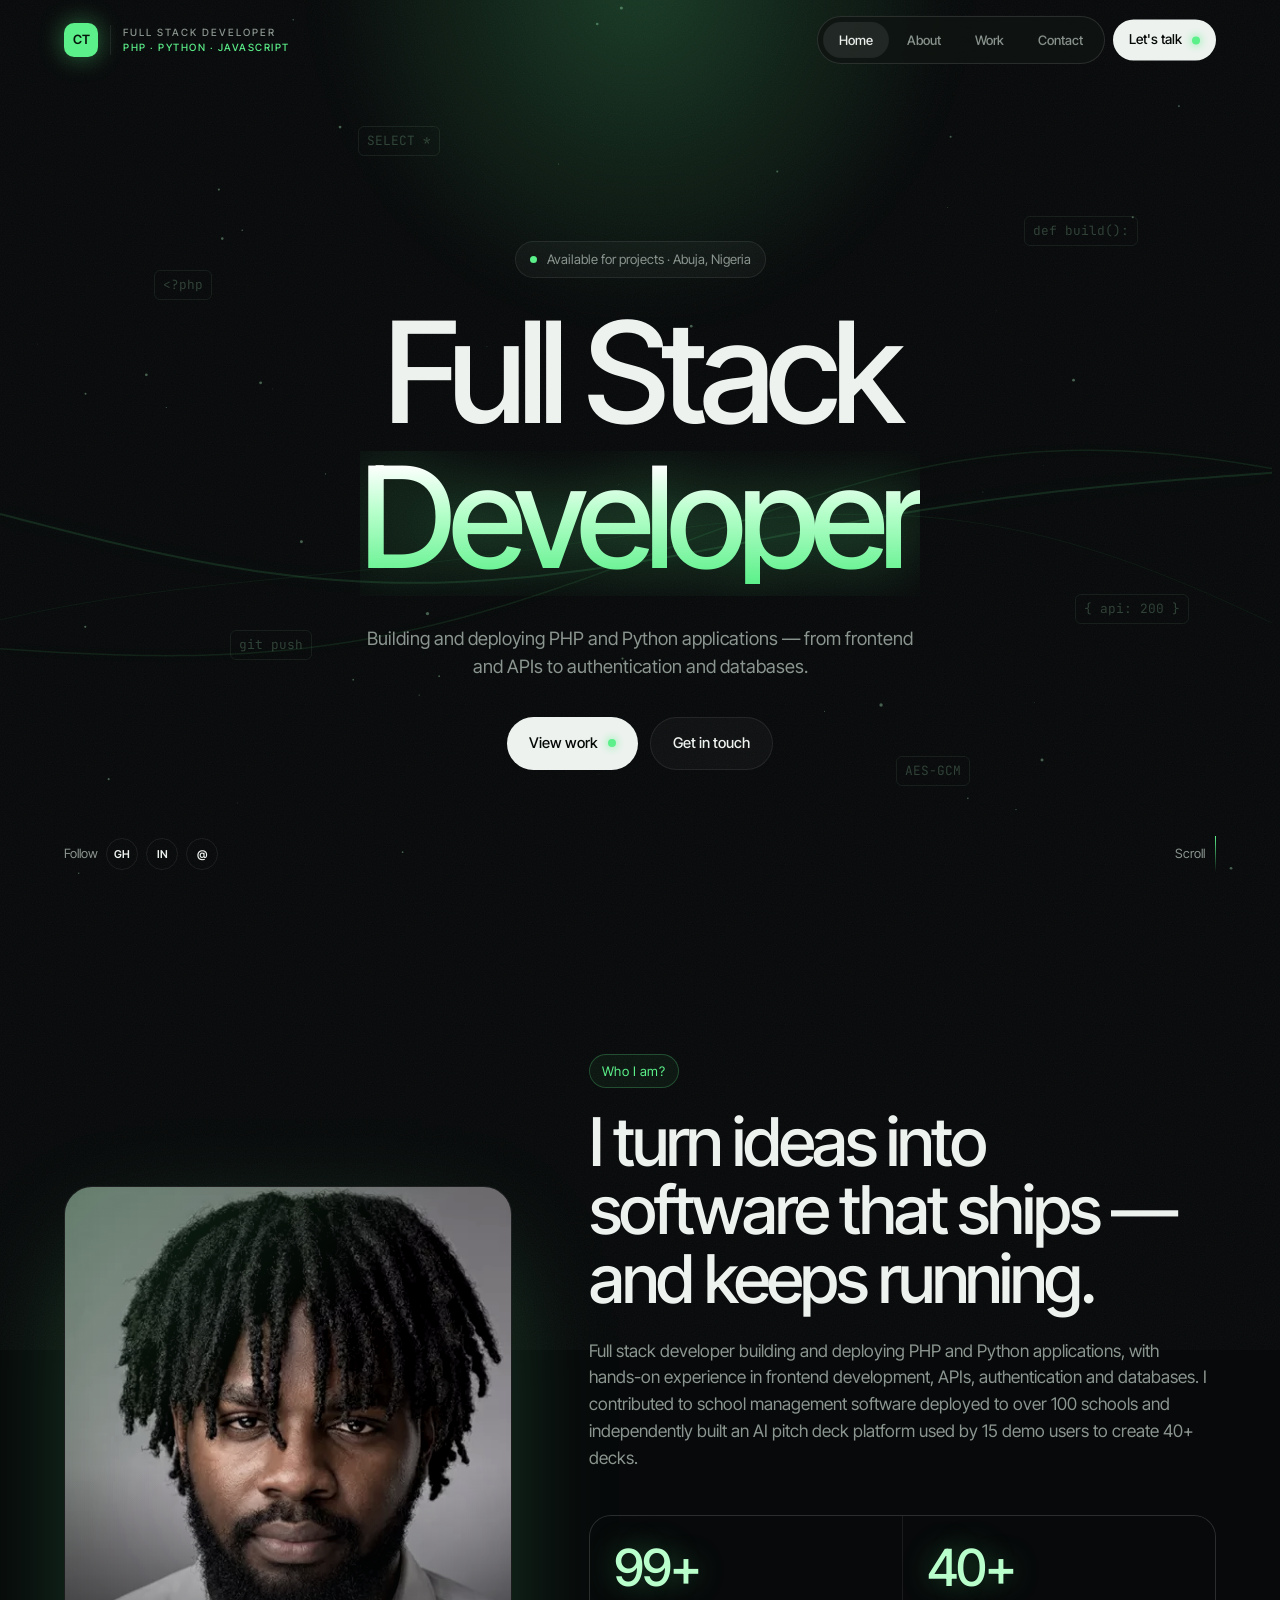
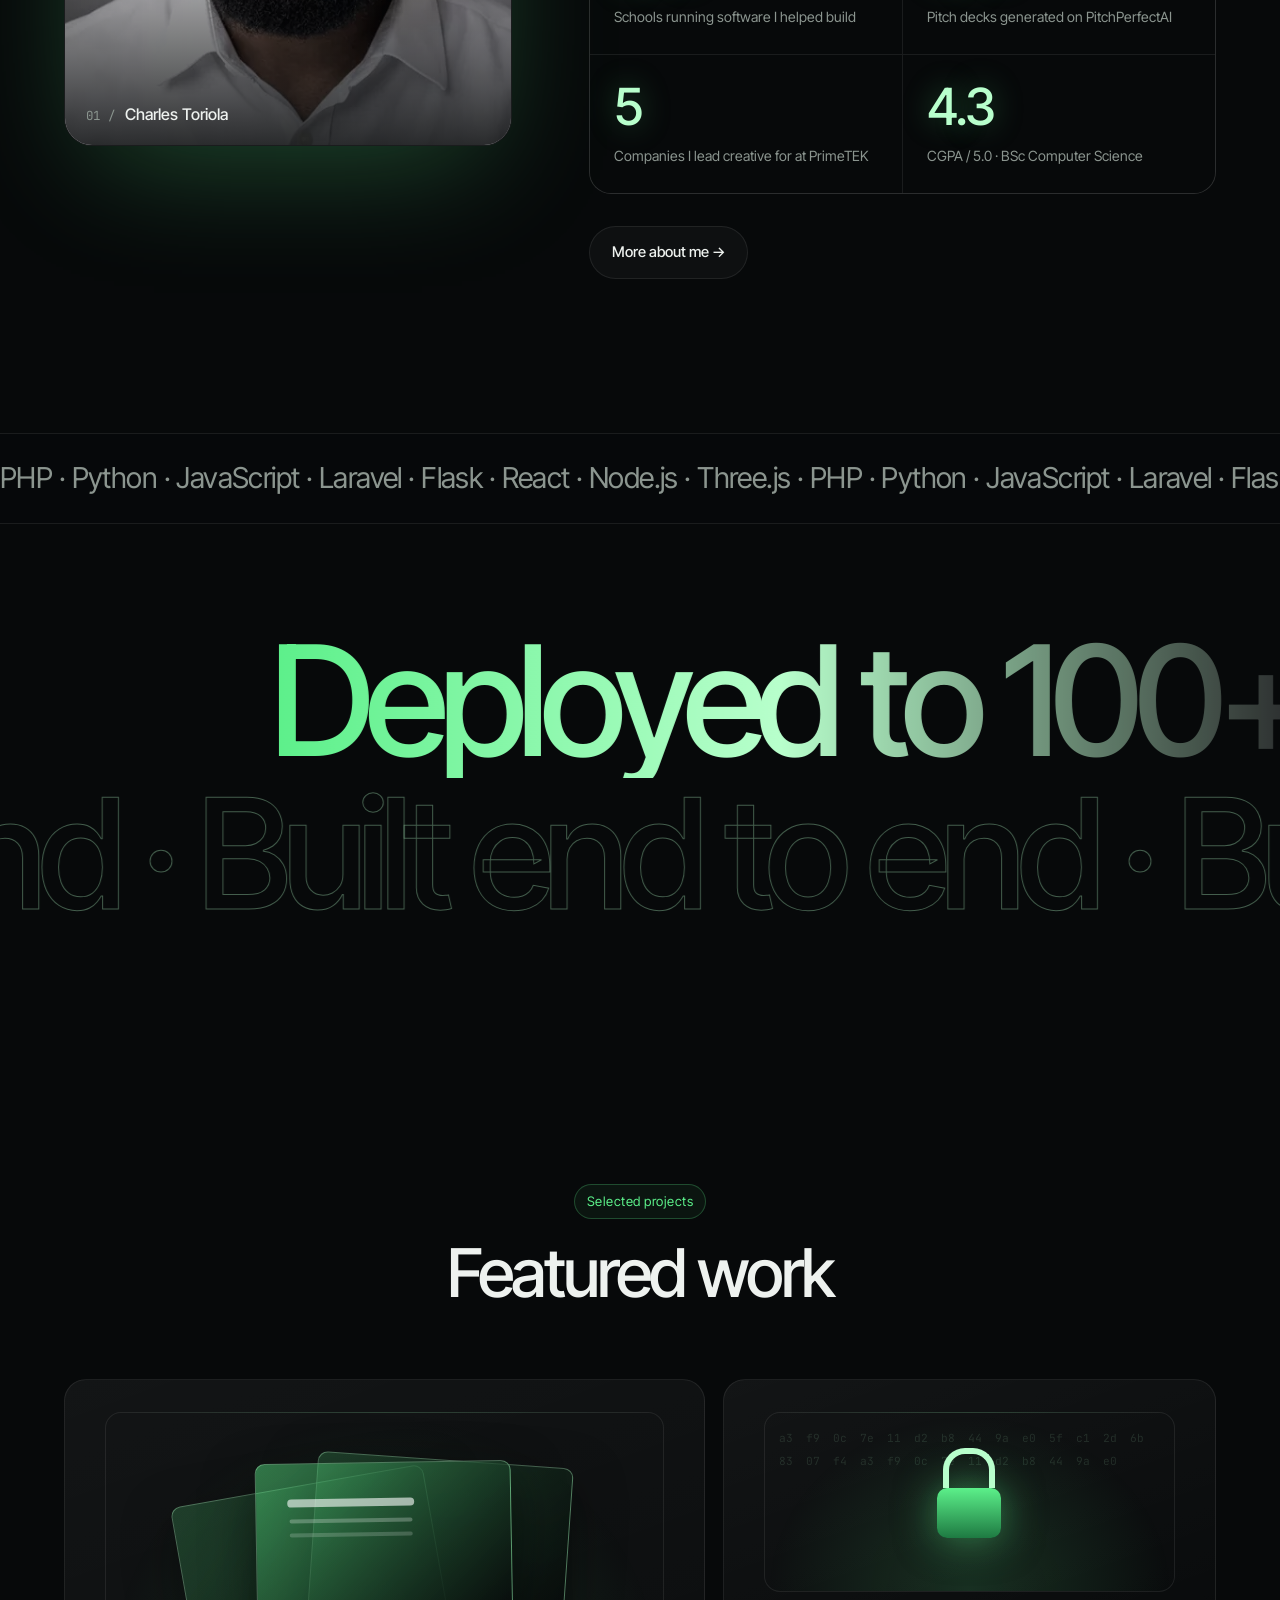
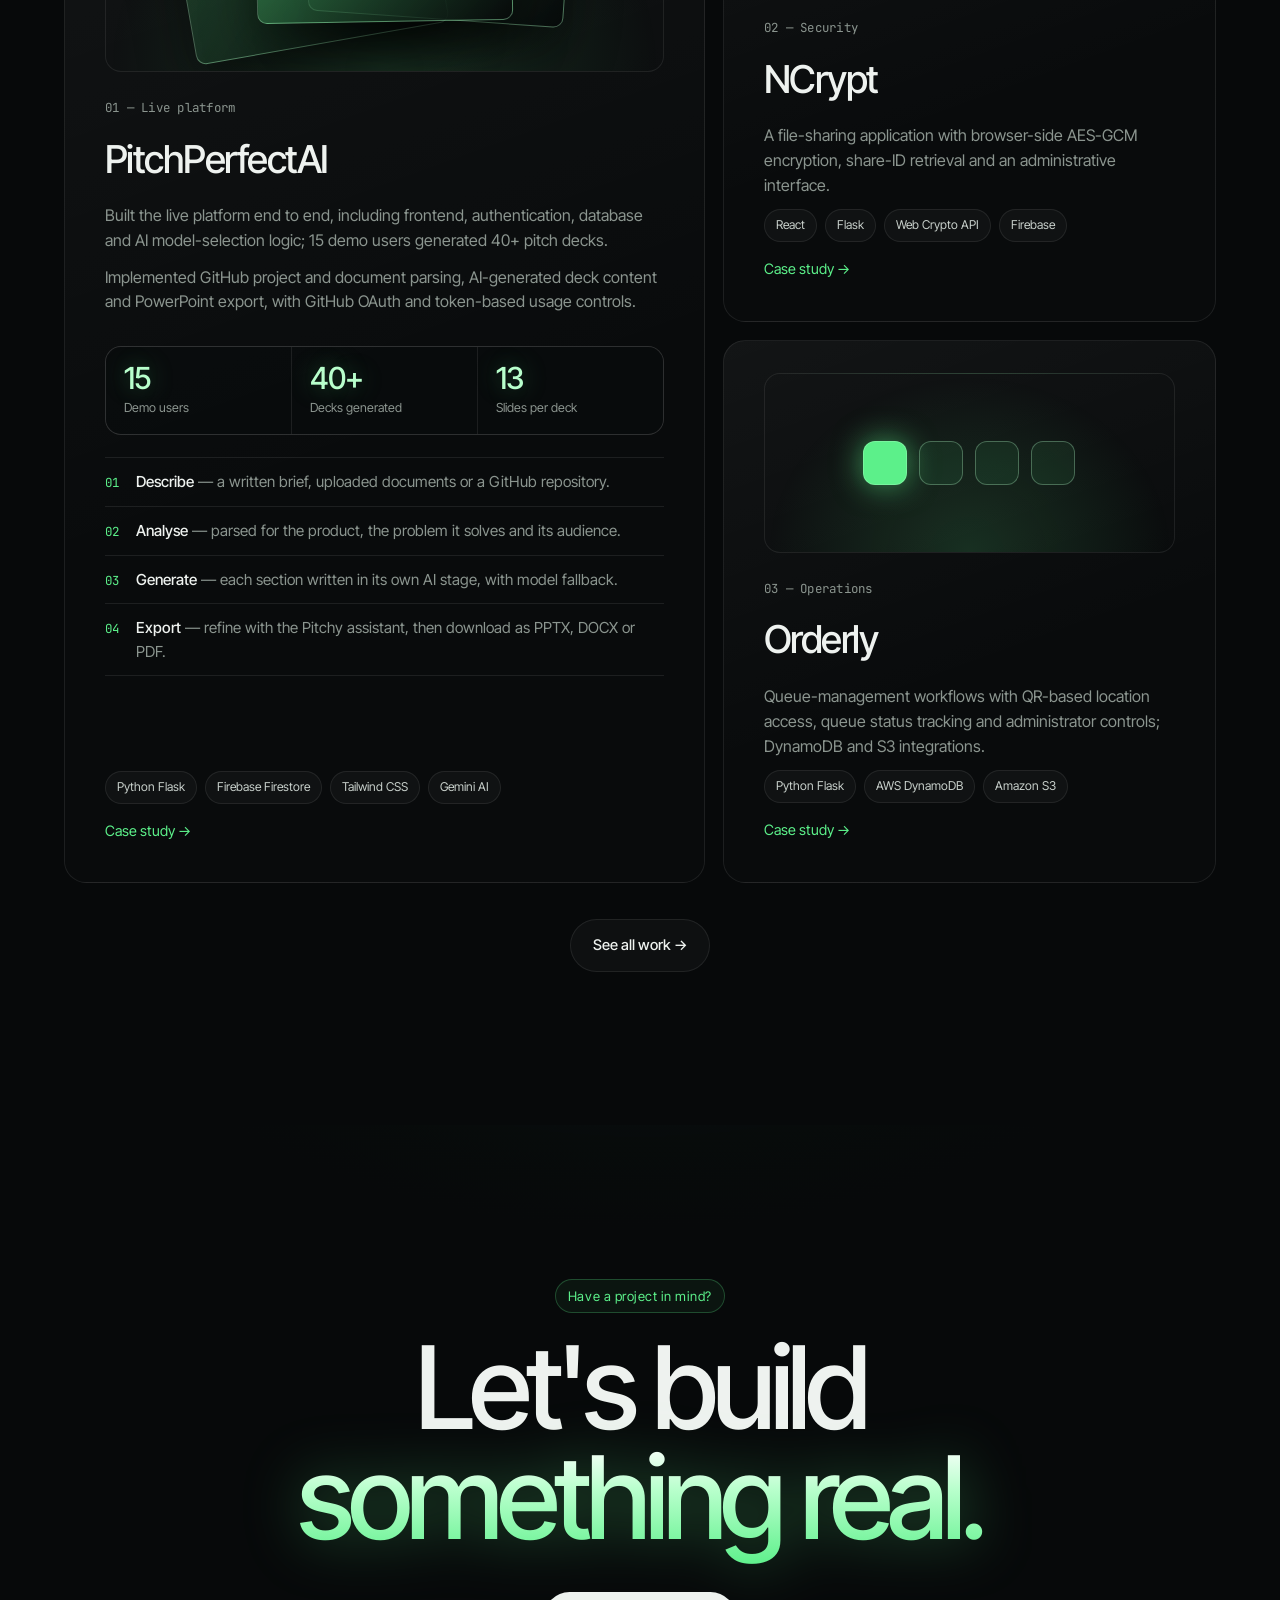
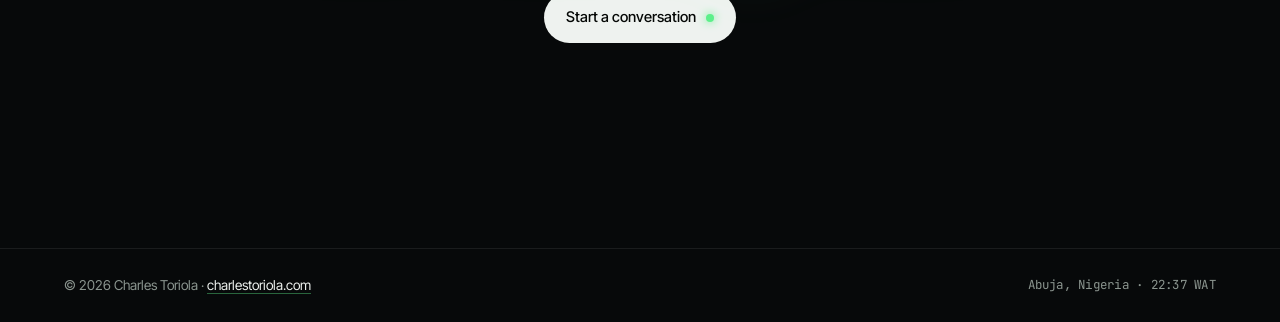
<file: index.html>
<!doctype html>
<html lang="en">
<head>
<meta charset="utf-8">
<meta name="viewport" content="width=device-width, initial-scale=1, viewport-fit=cover">
<title>Charles Toriola — Full Stack Developer in Abuja, Nigeria</title>
<meta name="description" content="Charles Toriola is a full stack developer in Abuja, Nigeria, building and deploying PHP and Python applications — from frontend and APIs to authentication and databases.">
<meta name="author" content="Charles Toriola">
<meta name="robots" content="index, follow, max-image-preview:large, max-snippet:-1">
<link rel="canonical" href="https://dev.charlestoriola.com/">
<meta name="theme-color" content="#07090a">
<meta name="color-scheme" content="dark">
<link rel="icon" href="assets/favicon.svg" type="image/svg+xml">
<link rel="apple-touch-icon" href="assets/apple-touch-icon.png">
<link rel="manifest" href="site.webmanifest">
<link rel="me" href="https://charlestoriola.com">
<link rel="me" href="https://github.com/ctoriola">
<link rel="me" href="https://www.linkedin.com/in/charles-toriola-36b64b283">
<link rel="sitemap" type="application/xml" href="/sitemap.xml">
<meta property="og:type" content="website">
<meta property="og:site_name" content="Charles Toriola">
<meta property="og:locale" content="en_US">
<meta property="og:url" content="https://dev.charlestoriola.com/">
<meta property="og:title" content="Charles Toriola — Full Stack Developer in Abuja, Nigeria">
<meta property="og:description" content="Charles Toriola is a full stack developer in Abuja, Nigeria, building and deploying PHP and Python applications — from frontend and APIs to authentication and databases.">
<meta property="og:image" content="https://dev.charlestoriola.com/assets/og/home.jpg">
<meta property="og:image:width" content="1200">
<meta property="og:image:height" content="630">
<meta property="og:image:alt" content="Charles Toriola — Full Stack Developer in Abuja, Nigeria">
<meta name="twitter:card" content="summary_large_image">
<meta name="twitter:title" content="Charles Toriola — Full Stack Developer in Abuja, Nigeria">
<meta name="twitter:description" content="Charles Toriola is a full stack developer in Abuja, Nigeria, building and deploying PHP and Python applications — from frontend and APIs to authentication and databases.">
<meta name="twitter:image" content="https://dev.charlestoriola.com/assets/og/home.jpg">
<meta name="twitter:image:alt" content="Charles Toriola — Full Stack Developer in Abuja, Nigeria">
<script type="application/ld+json">{"@context":"https://schema.org","@graph":[{"@type":"WebSite","@id":"https://dev.charlestoriola.com/#website","url":"https://dev.charlestoriola.com/","name":"Charles Toriola — Developer Portfolio","inLanguage":"en","publisher":{"@id":"https://dev.charlestoriola.com/#person"}},{"@type":"Person","@id":"https://dev.charlestoriola.com/#person","name":"Charles Toriola","jobTitle":"Full Stack Developer","url":"https://dev.charlestoriola.com/","image":"https://dev.charlestoriola.com/assets/charles-toriola.jpg","email":"mailto:toriola333@gmail.com","address":{"@type":"PostalAddress","addressLocality":"Abuja","addressCountry":"NG"},"alumniOf":{"@type":"CollegeOrUniversity","name":"Nile University of Nigeria"},"worksFor":{"@type":"Organization","name":"PrimeTEK Group"},"knowsAbout":["PHP","Python","JavaScript","SQL","Laravel","CodeIgniter","React","Node.js","Flask","Django","Firebase","AWS","Three.js"],"sameAs":["https://charlestoriola.com","https://github.com/ctoriola","https://www.linkedin.com/in/charles-toriola-36b64b283"]},{"@type":"WebPage","@id":"https://dev.charlestoriola.com/","url":"https://dev.charlestoriola.com/","name":"Charles Toriola — Full Stack Developer in Abuja, Nigeria","description":"Charles Toriola is a full stack developer in Abuja, Nigeria, building and deploying PHP and Python applications — from frontend and APIs to authentication and databases.","isPartOf":{"@id":"https://dev.charlestoriola.com/#website"},"about":{"@id":"https://dev.charlestoriola.com/#person"}}]}</script>
<link rel="preload" href="assets/fonts/inter-tight-400.woff2" as="font" type="font/woff2" crossorigin>
<link rel="preload" href="assets/fonts/inter-tight-500.woff2" as="font" type="font/woff2" crossorigin>
<link rel="stylesheet" href="styles.css">
</head>
<body>
<canvas id="field" aria-hidden="true"></canvas>
<div class="grain" aria-hidden="true"></div>


<header class="nav">
  <div class="nav-brand">
    <a href="index.html" class="logo" aria-label="Charles Toriola — Home"><span class="logo-mark">CT</span></a>
    <div class="nav-tag"><span>Full Stack Developer</span><span>PHP · Python · JavaScript</span></div>
  </div>
  <nav class="nav-pill" aria-label="Primary">
    <a href="index.html" class="active" aria-current="page">Home</a>
    <a href="about.html">About</a>
    <a href="work.html">Work</a>
    <a href="contact.html">Contact</a>
  </nav>
  <a href="contact.html" class="btn btn-primary btn-sm nav-cta">Let's talk <span class="dot"></span></a>
</header>

<main id="top">
  <!-- HERO -->
  <section class="hero">
    <div class="beam" aria-hidden="true"></div>
    <div class="floaters" aria-hidden="true">
      <span style="--x:12%;--y:30%;--d:0s">&lt;?php</span>
      <span style="--x:80%;--y:24%;--d:1.2s">def build():</span>
      <span style="--x:18%;--y:70%;--d:2.4s">git push</span>
      <span style="--x:84%;--y:66%;--d:.6s">{ api: 200 }</span>
      <span style="--x:70%;--y:84%;--d:1.8s">AES-GCM</span>
      <span style="--x:28%;--y:14%;--d:3s">SELECT *</span>
    </div>
    <div class="hero-inner">
      <p class="pill reveal"><span class="pulse"></span> Available for projects · Abuja, Nigeria</p>
      <h1 class="hero-title">
        <span class="line"><span class="word">Full&nbsp;Stack</span></span>
        <span class="line"><span class="word glow">Developer</span></span>
      </h1>
      <p class="hero-sub reveal">Building and deploying PHP and Python applications — from frontend and APIs to authentication and databases.</p>
      <div class="hero-cta reveal">
        <a href="work.html" class="btn btn-primary">View work <span class="dot"></span></a>
        <a href="contact.html" class="btn btn-ghost">Get in touch</a>
      </div>
    </div>
    <div class="hero-foot">
      <div class="socials">
        <span>Follow</span>
        <a href="https://github.com/ctoriola" target="_blank" rel="noopener" aria-label="GitHub">GH</a>
        <a href="https://www.linkedin.com/in/charles-toriola-36b64b283" target="_blank" rel="noopener" aria-label="LinkedIn">IN</a>
        <a href="mailto:toriola333@gmail.com" aria-label="Email">@</a>
      </div>
      <div class="scroll-hint">Scroll <span></span></div>
    </div>
  </section>

  <!-- ABOUT -->
  <section class="about">
    <div class="about-grid">
      <figure class="portrait reveal">
        <div class="portrait-frame"><picture><source type="image/webp" srcset="assets/charles-toriola-640.webp 640w, assets/charles-toriola-960.webp 960w" sizes="(max-width: 900px) 92vw, 460px"><img src="assets/charles-toriola-640.jpg" alt="Portrait of Charles Toriola" width="640" height="640" loading="lazy" decoding="async"></picture></div>
        <figcaption><span class="mono">01 /</span> Charles Toriola</figcaption>
      </figure>
      <div class="about-copy">
        <p class="eyebrow reveal">Who I am?</p>
        <h2 class="reveal split">I turn ideas into software that ships — and keeps running.</h2>
        <p class="lead reveal">Full stack developer building and deploying PHP and Python applications, with hands-on experience in frontend development, APIs, authentication and databases. I contributed to school management software deployed to over 100 schools and independently built an AI pitch deck platform used by 15 demo users to create 40+ decks.</p>
        <div class="stats">
          <div class="stat reveal"><strong data-count="100" data-suffix="+">0</strong><span>Schools running software I helped build</span></div>
          <div class="stat reveal"><strong data-count="40" data-suffix="+">0</strong><span>Pitch decks generated on PitchPerfectAI</span></div>
          <div class="stat reveal"><strong data-count="5">0</strong><span>Companies I lead creative for at PrimeTEK</span></div>
          <div class="stat reveal"><strong data-count="4.3" data-dec="1">0</strong><span>CGPA / 5.0 · BSc Computer Science</span></div>
        </div>
        <a href="about.html" class="btn btn-ghost more-inline reveal">More about me →</a>
      </div>
    </div>
  </section>

  <!-- MARQUEE -->
  <div class="marquee" aria-hidden="true">
    <div class="marquee-track" data-speed="1">
      <span>PHP · Python · JavaScript · Laravel · Flask · React · Node.js · Three.js ·&nbsp;</span>
      <span>PHP · Python · JavaScript · Laravel · Flask · React · Node.js · Three.js ·&nbsp;</span>
    </div>
  </div>

  <!-- BIG TYPE -->
  <section class="bigtype" aria-hidden="true">
    <div class="bigtype-row" data-dir="-1">Deployed to 100+ schools · Deployed to 100+ schools ·</div>
    <div class="bigtype-row alt" data-dir="1">Built end to end · Built end to end · Built end to end ·</div>
  </section>

  <!-- PROJECTS -->
  <section class="projects">
    <div class="section-head">
      <p class="eyebrow reveal">Selected projects</p>
      <h2 class="reveal">Featured work</h2>
    </div>
    <div class="bento">
      <article class="card card-feature reveal" data-tilt>
        <div class="card-glow"></div>
        <div class="card-art art-deck" aria-hidden="true"><i></i><i></i><i></i></div>
        <p class="mono card-idx">01 — Live platform</p>
        <h3><a href="pitchperfectai.html">PitchPerfectAI</a></h3>
        <p>Built the live platform end to end, including frontend, authentication, database and AI model-selection logic; 15 demo users generated 40+ pitch decks.</p>
        <p>Implemented GitHub project and document parsing, AI-generated deck content and PowerPoint export, with GitHub OAuth and token-based usage controls.</p>
        <div class="card-stats">
          <div><strong>15</strong><span>Demo users</span></div>
          <div><strong>40+</strong><span>Decks generated</span></div>
          <div><strong>13</strong><span>Slides per deck</span></div>
        </div>
        <ol class="card-flow">
          <li><span class="mono">01</span><div><b>Describe</b> — a written brief, uploaded documents or a GitHub repository.</div></li>
          <li><span class="mono">02</span><div><b>Analyse</b> — parsed for the product, the problem it solves and its audience.</div></li>
          <li><span class="mono">03</span><div><b>Generate</b> — each section written in its own AI stage, with model fallback.</div></li>
          <li><span class="mono">04</span><div><b>Export</b> — refine with the Pitchy assistant, then download as PPTX, DOCX or PDF.</div></li>
        </ol>
        <div class="chips"><span>Python Flask</span><span>Firebase Firestore</span><span>Tailwind CSS</span><span>Gemini AI</span></div>
        <a class="card-link" href="pitchperfectai.html">Case study →</a>
      </article>
      <article class="card reveal" data-tilt>
        <div class="card-glow"></div>
        <div class="card-art art-lock" aria-hidden="true"><b></b></div>
        <p class="mono card-idx">02 — Security</p>
        <h3><a href="ncrypt.html">NCrypt</a></h3>
        <p>A file-sharing application with browser-side AES-GCM encryption, share-ID retrieval and an administrative interface.</p>
        <div class="chips"><span>React</span><span>Flask</span><span>Web Crypto API</span><span>Firebase</span></div>
        <a class="card-link" href="ncrypt.html">Case study →</a>
        
      </article>
      <article class="card reveal" data-tilt>
        <div class="card-glow"></div>
        <div class="card-art art-queue" aria-hidden="true"><i></i><i></i><i></i><i></i></div>
        <p class="mono card-idx">03 — Operations</p>
        <h3><a href="orderly.html">Orderly</a></h3>
        <p>Queue-management workflows with QR-based location access, queue status tracking and administrator controls; DynamoDB and S3 integrations.</p>
        <div class="chips"><span>Python Flask</span><span>AWS DynamoDB</span><span>Amazon S3</span></div>
        <a class="card-link" href="orderly.html">Case study →</a>
        
      </article>
    </div>
    <div class="more reveal"><a href="work.html" class="btn btn-ghost">See all work →</a></div>
  </section>

  <section class="cta-band">
    <div class="horizon" aria-hidden="true"></div>
    <p class="eyebrow reveal">Have a project in mind?</p>
    <h2 class="contact-title reveal">Let's build<br><span class="glow">something real.</span></h2>
    <div class="hero-cta reveal"><a href="contact.html" class="btn btn-primary">Start a conversation <span class="dot"></span></a></div>
  </section>
</main>

<footer class="footer">
  <span>© <span id="yr">2026</span> Charles Toriola · <a class="footer-link" href="https://charlestoriola.com" rel="me">charlestoriola.com</a></span>
  <span class="mono">Abuja, Nigeria · <span id="clock">--:--</span> WAT</span>
</footer>

<script src="script.js" defer></script>
<script type="speculationrules">{"prerender":[{"where":{"href_matches":"/*"},"eagerness":"moderate"}],"prefetch":[{"where":{"href_matches":"/*"},"eagerness":"eager"}]}</script>
</body>
</html>
</file>
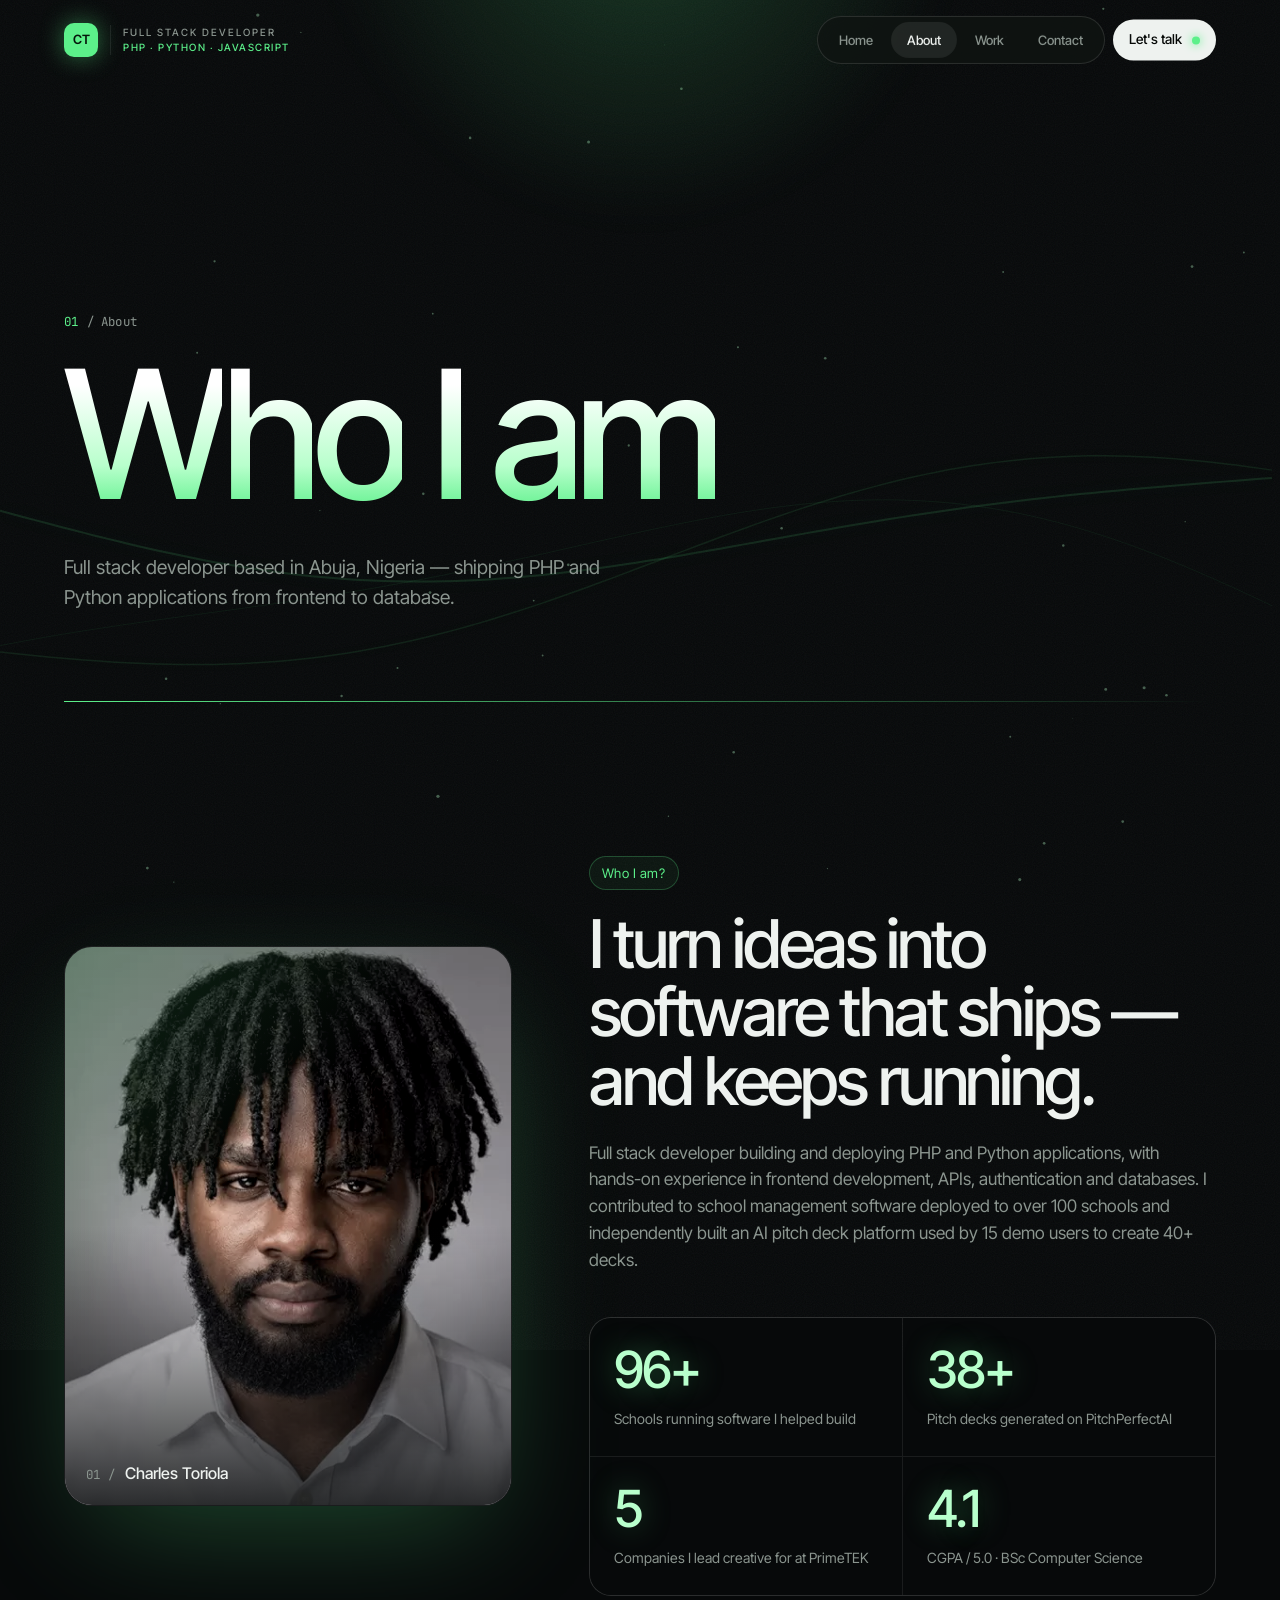
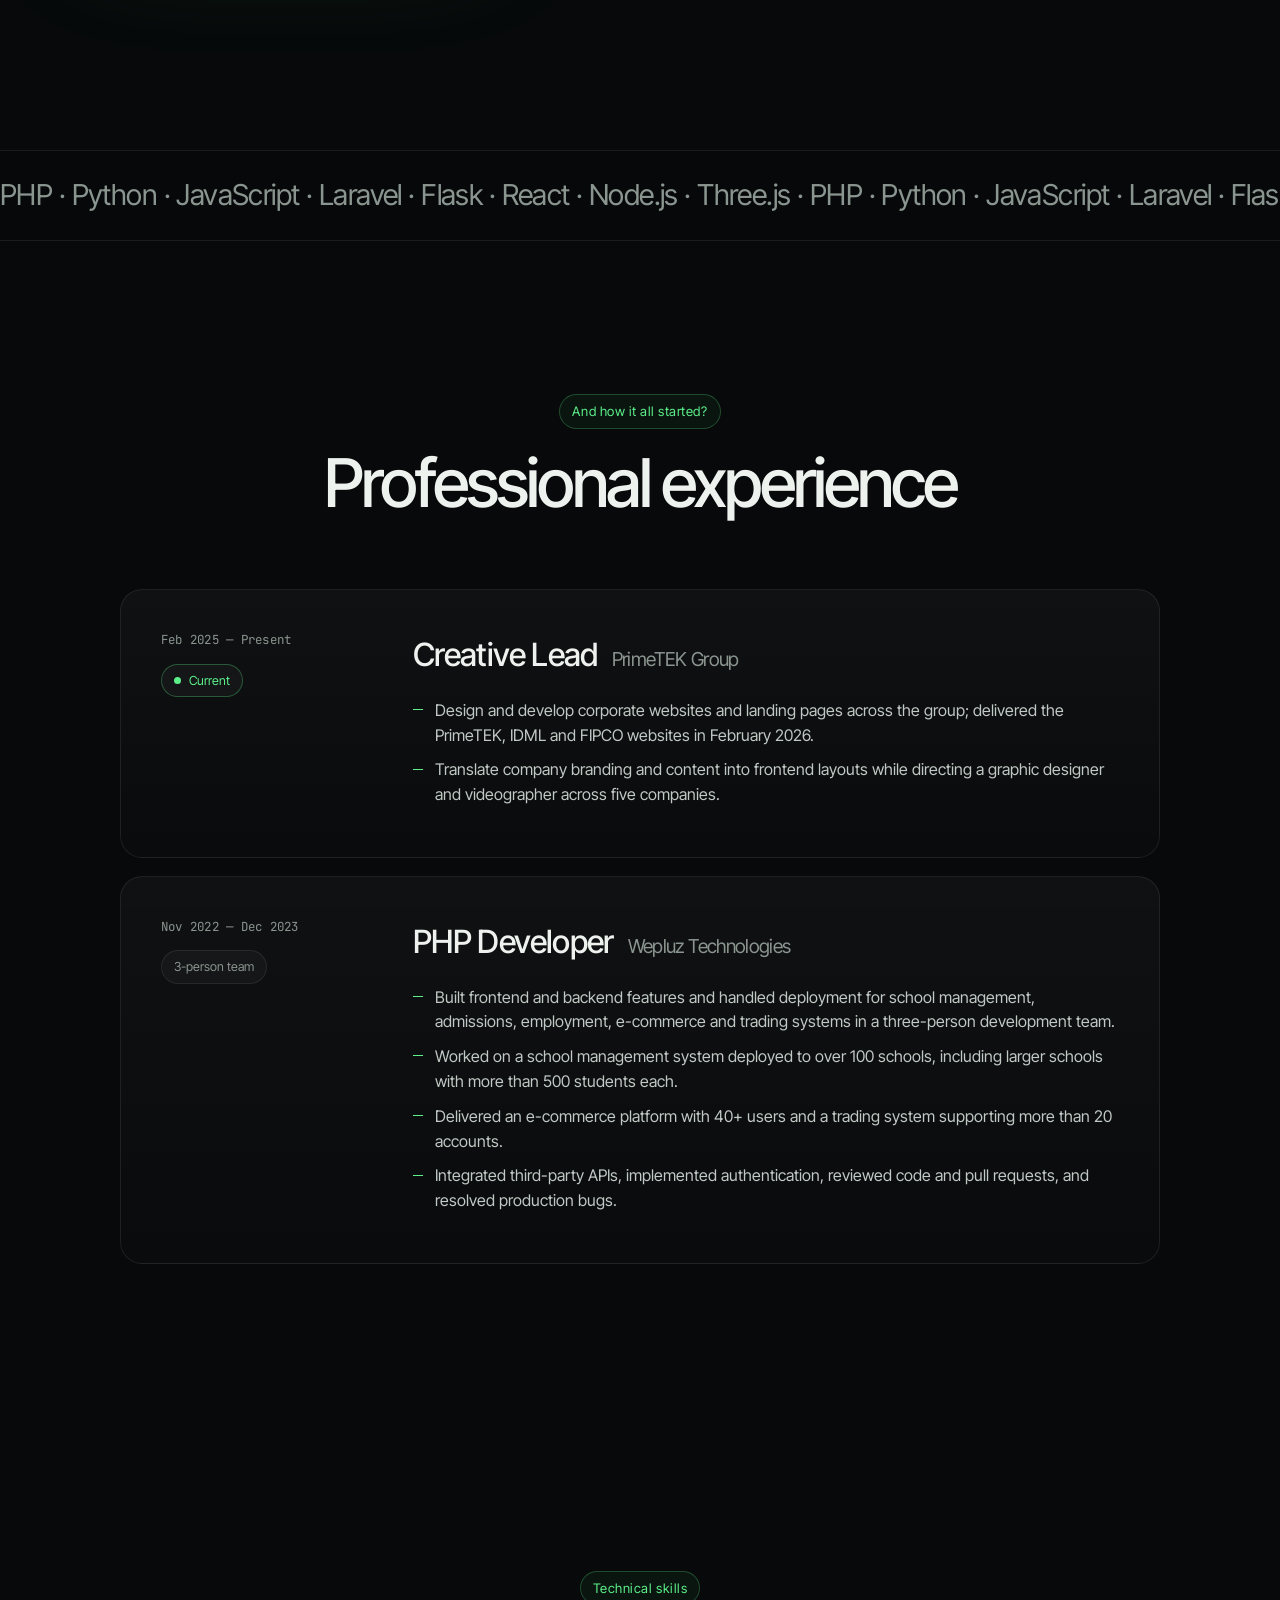
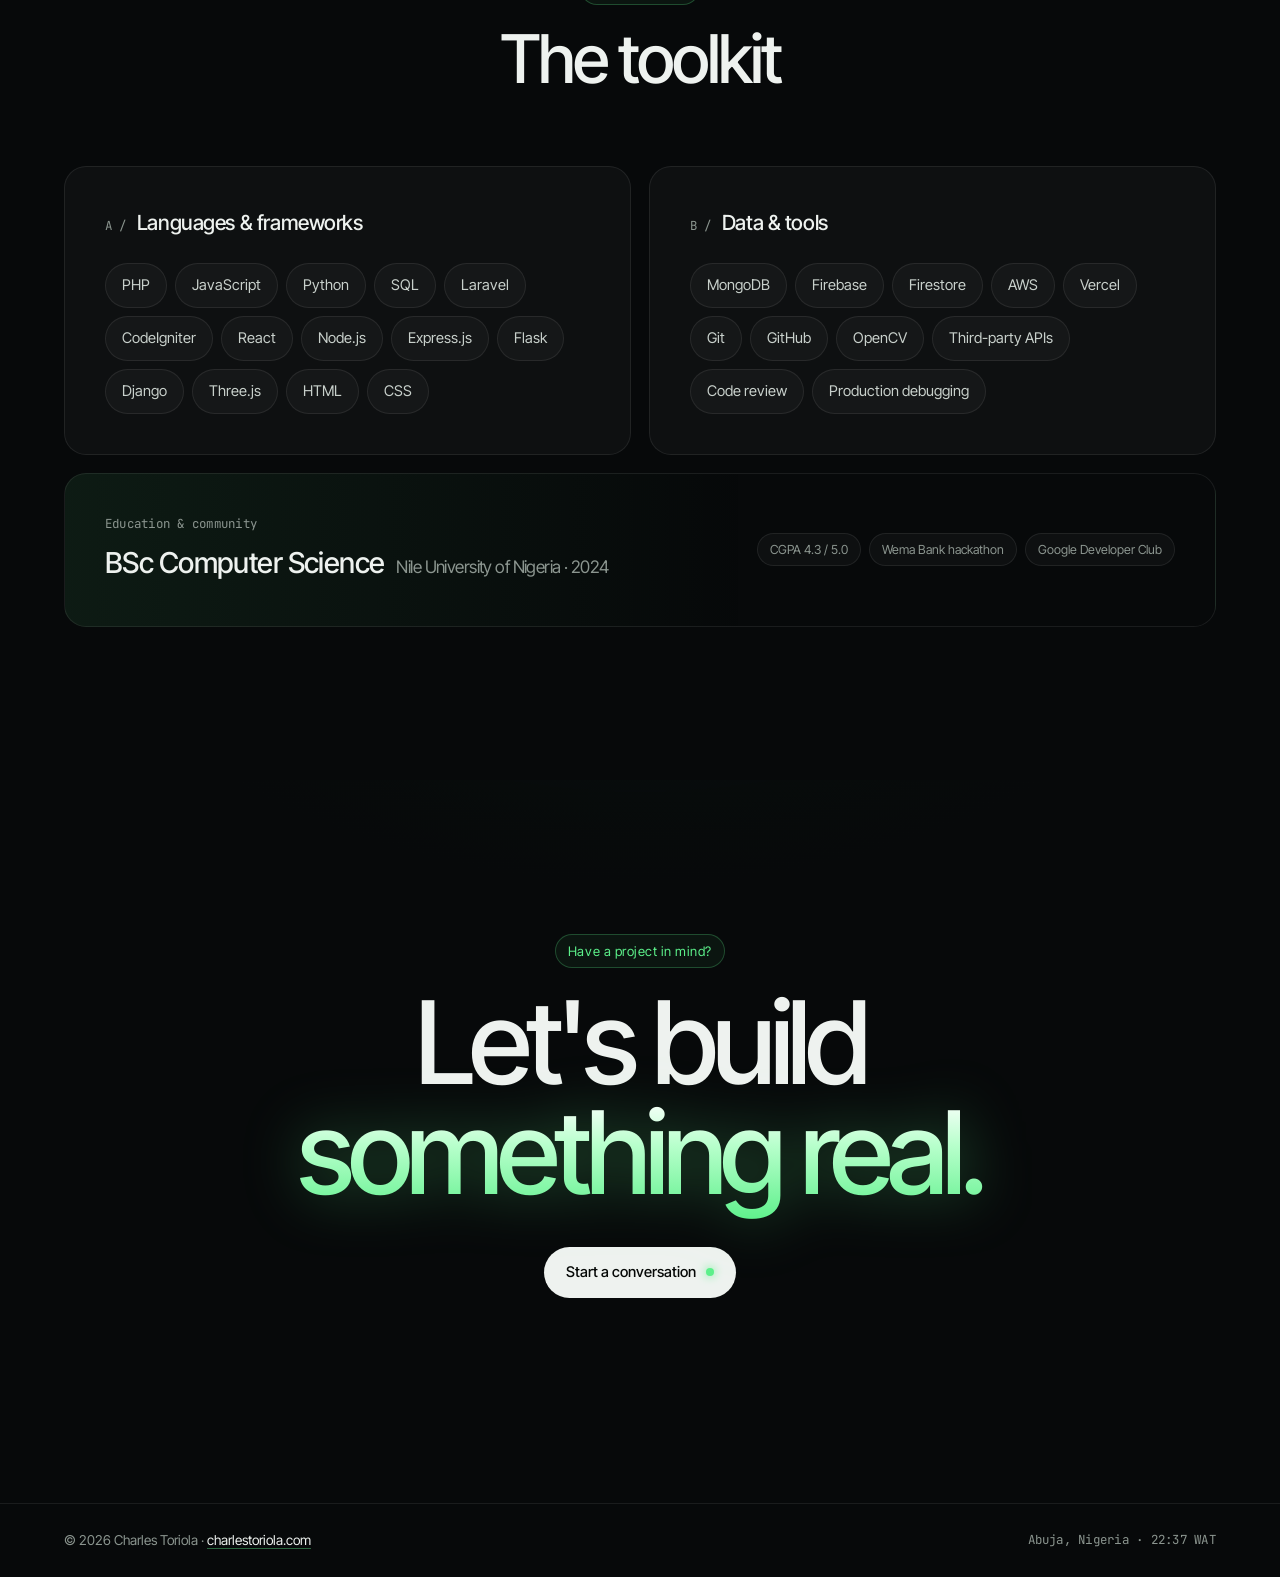
<file: about.html>
<!doctype html>
<html lang="en">
<head>
<meta charset="utf-8">
<meta name="viewport" content="width=device-width, initial-scale=1, viewport-fit=cover">
<title>About Charles Toriola — Full Stack Developer</title>
<meta name="description" content="Charles Toriola: Creative Lead at PrimeTEK Group, former PHP developer at Wepluz Technologies, BSc Computer Science from Nile University of Nigeria.">
<meta name="author" content="Charles Toriola">
<meta name="robots" content="index, follow, max-image-preview:large, max-snippet:-1">
<link rel="canonical" href="https://dev.charlestoriola.com/about.html">
<meta name="theme-color" content="#07090a">
<meta name="color-scheme" content="dark">
<link rel="icon" href="assets/favicon.svg" type="image/svg+xml">
<link rel="apple-touch-icon" href="assets/apple-touch-icon.png">
<link rel="manifest" href="site.webmanifest">
<link rel="me" href="https://charlestoriola.com">
<link rel="me" href="https://github.com/ctoriola">
<link rel="me" href="https://www.linkedin.com/in/charles-toriola-36b64b283">
<link rel="sitemap" type="application/xml" href="/sitemap.xml">
<meta property="og:type" content="profile">
<meta property="og:site_name" content="Charles Toriola">
<meta property="og:locale" content="en_US">
<meta property="og:url" content="https://dev.charlestoriola.com/about.html">
<meta property="og:title" content="About Charles Toriola — Full Stack Developer">
<meta property="og:description" content="Charles Toriola: Creative Lead at PrimeTEK Group, former PHP developer at Wepluz Technologies, BSc Computer Science from Nile University of Nigeria.">
<meta property="og:image" content="https://dev.charlestoriola.com/assets/og/about.jpg">
<meta property="og:image:width" content="1200">
<meta property="og:image:height" content="630">
<meta property="og:image:alt" content="About Charles Toriola — Full Stack Developer">
<meta property="profile:first_name" content="Charles">
<meta property="profile:last_name" content="Toriola">
<meta name="twitter:card" content="summary_large_image">
<meta name="twitter:title" content="About Charles Toriola — Full Stack Developer">
<meta name="twitter:description" content="Charles Toriola: Creative Lead at PrimeTEK Group, former PHP developer at Wepluz Technologies, BSc Computer Science from Nile University of Nigeria.">
<meta name="twitter:image" content="https://dev.charlestoriola.com/assets/og/about.jpg">
<meta name="twitter:image:alt" content="About Charles Toriola — Full Stack Developer">
<script type="application/ld+json">{"@context":"https://schema.org","@graph":[{"@type":"Person","@id":"https://dev.charlestoriola.com/#person","name":"Charles Toriola","jobTitle":"Full Stack Developer","url":"https://dev.charlestoriola.com/","image":"https://dev.charlestoriola.com/assets/charles-toriola.jpg","email":"mailto:toriola333@gmail.com","address":{"@type":"PostalAddress","addressLocality":"Abuja","addressCountry":"NG"},"alumniOf":{"@type":"CollegeOrUniversity","name":"Nile University of Nigeria"},"worksFor":{"@type":"Organization","name":"PrimeTEK Group"},"knowsAbout":["PHP","Python","JavaScript","SQL","Laravel","CodeIgniter","React","Node.js","Flask","Django","Firebase","AWS","Three.js"],"sameAs":["https://charlestoriola.com","https://github.com/ctoriola","https://www.linkedin.com/in/charles-toriola-36b64b283"]},{"@type":"ProfilePage","url":"https://dev.charlestoriola.com/about.html","name":"About Charles Toriola — Full Stack Developer","description":"Charles Toriola: Creative Lead at PrimeTEK Group, former PHP developer at Wepluz Technologies, BSc Computer Science from Nile University of Nigeria.","mainEntity":{"@id":"https://dev.charlestoriola.com/#person"}},{"@type":"BreadcrumbList","itemListElement":[{"@type":"ListItem","position":1,"name":"Home","item":"https://dev.charlestoriola.com/"},{"@type":"ListItem","position":2,"name":"About","item":"https://dev.charlestoriola.com/about.html"}]}]}</script>
<link rel="preload" href="assets/fonts/inter-tight-400.woff2" as="font" type="font/woff2" crossorigin>
<link rel="preload" href="assets/fonts/inter-tight-500.woff2" as="font" type="font/woff2" crossorigin>
<link rel="stylesheet" href="styles.css">
</head>
<body>
<canvas id="field" aria-hidden="true"></canvas>
<div class="grain" aria-hidden="true"></div>


<header class="nav">
  <div class="nav-brand">
    <a href="index.html" class="logo" aria-label="Charles Toriola — Home"><span class="logo-mark">CT</span></a>
    <div class="nav-tag"><span>Full Stack Developer</span><span>PHP · Python · JavaScript</span></div>
  </div>
  <nav class="nav-pill" aria-label="Primary">
    <a href="index.html">Home</a>
    <a href="about.html" class="active" aria-current="page">About</a>
    <a href="work.html">Work</a>
    <a href="contact.html">Contact</a>
  </nav>
  <a href="contact.html" class="btn btn-primary btn-sm nav-cta">Let's talk <span class="dot"></span></a>
</header>

<main id="top">
  <section class="page-hero">
    <div class="beam" aria-hidden="true"></div>
    <div class="page-hero-inner">
      <p class="page-crumb mono"><span>01</span> / About</p>
      <h1 class="page-title" data-split>Who I am</h1>
      <p class="page-sub">Full stack developer based in Abuja, Nigeria — shipping PHP and Python applications from frontend to database.</p>
    </div>
    <div class="page-rule" aria-hidden="true"></div>
  </section>

  <!-- ABOUT -->
  <section id="about" class="about">
    <div class="about-grid">
      <figure class="portrait reveal">
        <div class="portrait-frame"><picture><source type="image/webp" srcset="assets/charles-toriola-640.webp 640w, assets/charles-toriola-960.webp 960w" sizes="(max-width: 900px) 92vw, 460px"><img src="assets/charles-toriola-640.jpg" alt="Portrait of Charles Toriola" width="640" height="640" loading="lazy" decoding="async"></picture></div>
        <figcaption><span class="mono">01 /</span> Charles Toriola</figcaption>
      </figure>
      <div class="about-copy">
        <p class="eyebrow reveal">Who I am?</p>
        <h2 class="reveal split">I turn ideas into software that ships — and keeps running.</h2>
        <p class="lead reveal">Full stack developer building and deploying PHP and Python applications, with hands-on experience in frontend development, APIs, authentication and databases. I contributed to school management software deployed to over 100 schools and independently built an AI pitch deck platform used by 15 demo users to create 40+ decks.</p>
        <div class="stats">
          <div class="stat reveal"><strong data-count="100" data-suffix="+">0</strong><span>Schools running software I helped build</span></div>
          <div class="stat reveal"><strong data-count="40" data-suffix="+">0</strong><span>Pitch decks generated on PitchPerfectAI</span></div>
          <div class="stat reveal"><strong data-count="5">0</strong><span>Companies I lead creative for at PrimeTEK</span></div>
          <div class="stat reveal"><strong data-count="4.3" data-dec="1">0</strong><span>CGPA / 5.0 · BSc Computer Science</span></div>
        </div>
      </div>
    </div>
  </section>

  <!-- MARQUEE -->
  <div class="marquee" aria-hidden="true">
    <div class="marquee-track" data-speed="1">
      <span>PHP · Python · JavaScript · Laravel · Flask · React · Node.js · Three.js ·&nbsp;</span>
      <span>PHP · Python · JavaScript · Laravel · Flask · React · Node.js · Three.js ·&nbsp;</span>
    </div>
  </div>

  <!-- EXPERIENCE -->
  <section id="experience" class="experience">
    <div class="section-head">
      <p class="eyebrow reveal">And how it all started?</p>
      <h2 class="reveal">Professional experience</h2>
    </div>
    <div class="timeline">
      <article class="job reveal">
        <div class="job-meta">
          <span class="mono">Feb 2025 — Present</span>
          <span class="tag live"><span class="pulse"></span>Current</span>
        </div>
        <div class="job-body">
          <h3>Creative Lead <em>PrimeTEK Group</em></h3>
          <ul>
            <li>Design and develop corporate websites and landing pages across the group; delivered the PrimeTEK, IDML and FIPCO websites in February 2026.</li>
            <li>Translate company branding and content into frontend layouts while directing a graphic designer and videographer across five companies.</li>
          </ul>
        </div>
      </article>
      <article class="job reveal">
        <div class="job-meta">
          <span class="mono">Nov 2022 — Dec 2023</span>
          <span class="tag">3-person team</span>
        </div>
        <div class="job-body">
          <h3>PHP Developer <em>Wepluz Technologies</em></h3>
          <ul>
            <li>Built frontend and backend features and handled deployment for school management, admissions, employment, e-commerce and trading systems in a three-person development team.</li>
            <li>Worked on a school management system deployed to over 100 schools, including larger schools with more than 500 students each.</li>
            <li>Delivered an e-commerce platform with 40+ users and a trading system supporting more than 20 accounts.</li>
            <li>Integrated third-party APIs, implemented authentication, reviewed code and pull requests, and resolved production bugs.</li>
          </ul>
        </div>
      </article>
    </div>
  </section>

  <!-- SKILLS -->
  <section id="skills" class="skills">
    <div class="section-head">
      <p class="eyebrow reveal">Technical skills</p>
      <h2 class="reveal">The toolkit</h2>
    </div>
    <div class="skill-grid">
      <div class="skill-block reveal">
        <h3><span class="mono">A /</span> Languages &amp; frameworks</h3>
        <div class="chips lg">
          <span>PHP</span><span>JavaScript</span><span>Python</span><span>SQL</span><span>Laravel</span><span>CodeIgniter</span><span>React</span><span>Node.js</span><span>Express.js</span><span>Flask</span><span>Django</span><span>Three.js</span><span>HTML</span><span>CSS</span>
        </div>
      </div>
      <div class="skill-block reveal">
        <h3><span class="mono">B /</span> Data &amp; tools</h3>
        <div class="chips lg">
          <span>MongoDB</span><span>Firebase</span><span>Firestore</span><span>AWS</span><span>Vercel</span><span>Git</span><span>GitHub</span><span>OpenCV</span><span>Third-party APIs</span><span>Code review</span><span>Production debugging</span>
        </div>
      </div>
    </div>
    <div class="edu reveal">
      <div>
        <p class="mono">Education &amp; community</p>
        <h3>BSc Computer Science <em>Nile University of Nigeria · 2024</em></h3>
      </div>
      <div class="edu-side">
        <span class="tag">CGPA 4.3 / 5.0</span>
        <span class="tag">Wema Bank hackathon</span>
        <span class="tag">Google Developer Club</span>
      </div>
    </div>
  </section>

  <section class="cta-band">
    <div class="horizon" aria-hidden="true"></div>
    <p class="eyebrow reveal">Have a project in mind?</p>
    <h2 class="contact-title reveal">Let's build<br><span class="glow">something real.</span></h2>
    <div class="hero-cta reveal"><a href="contact.html" class="btn btn-primary">Start a conversation <span class="dot"></span></a></div>
  </section>
</main>

<footer class="footer">
  <span>© <span id="yr">2026</span> Charles Toriola · <a class="footer-link" href="https://charlestoriola.com" rel="me">charlestoriola.com</a></span>
  <span class="mono">Abuja, Nigeria · <span id="clock">--:--</span> WAT</span>
</footer>

<script src="script.js" defer></script>
<script type="speculationrules">{"prerender":[{"where":{"href_matches":"/*"},"eagerness":"moderate"}],"prefetch":[{"where":{"href_matches":"/*"},"eagerness":"eager"}]}</script>
</body>
</html>
</file>
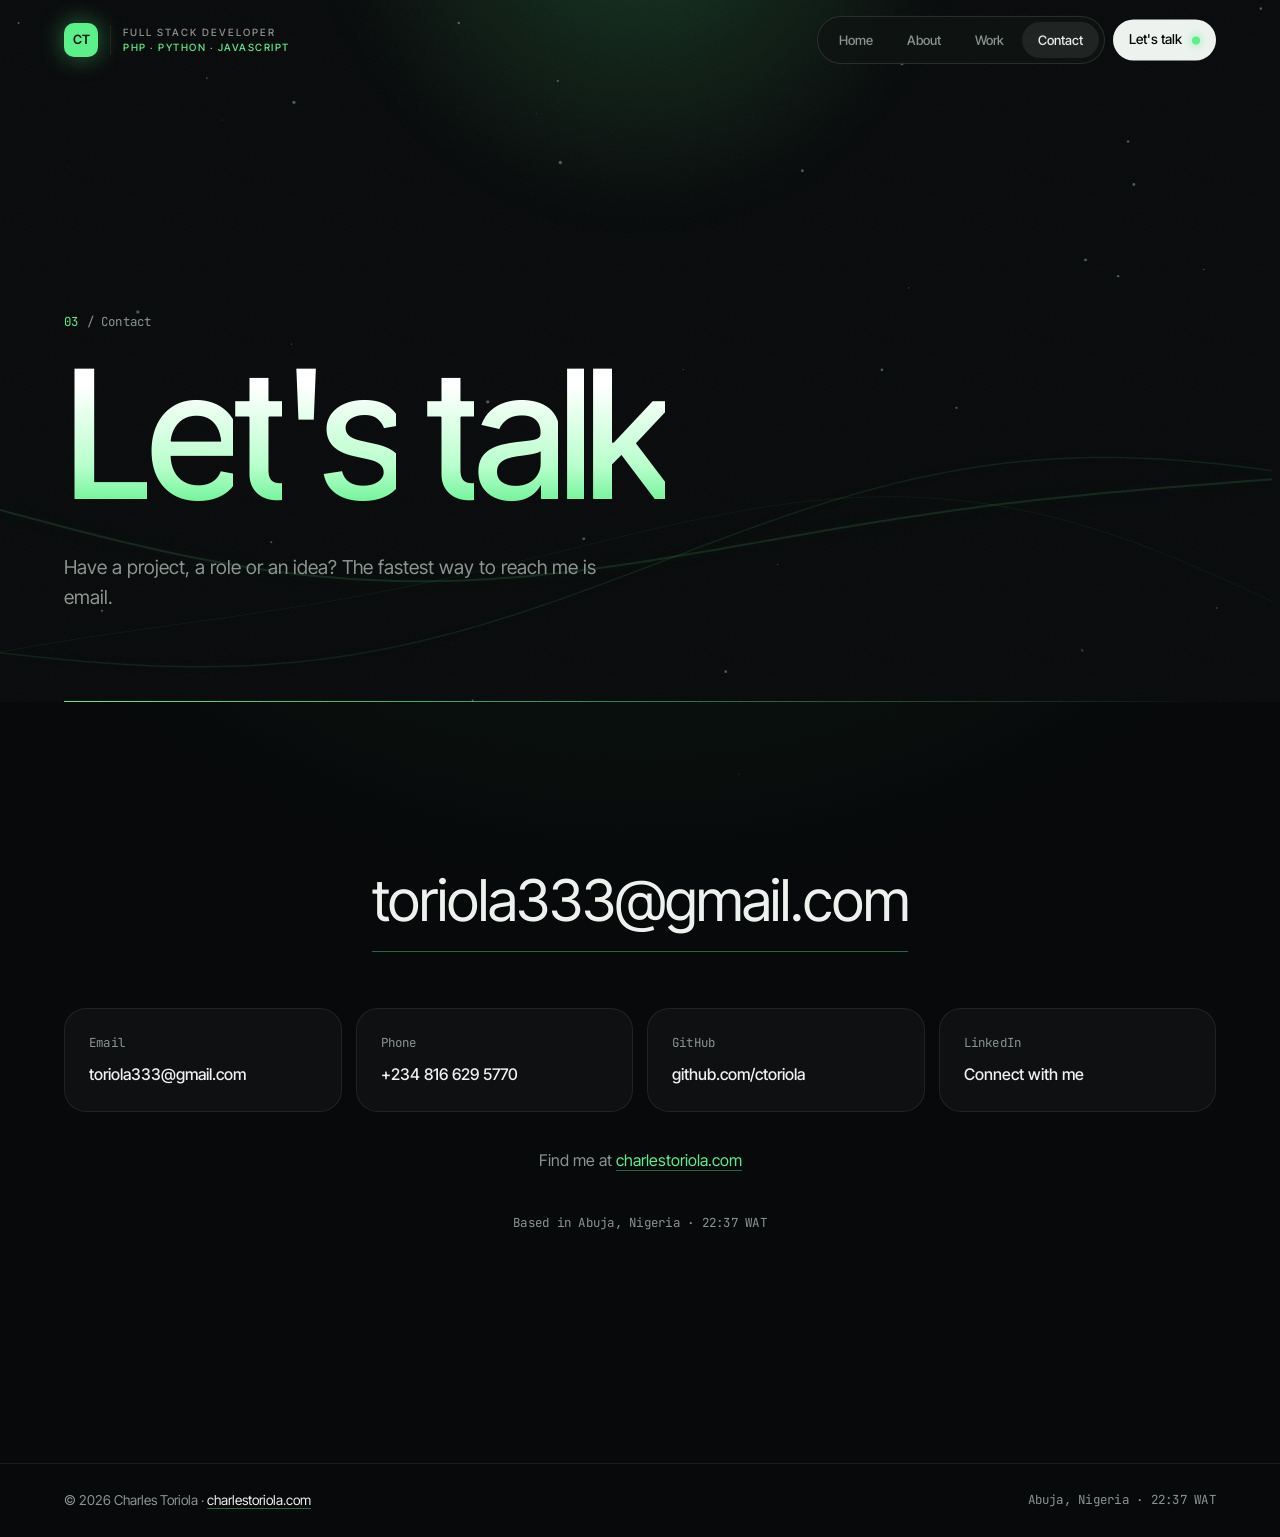
<file: contact.html>
<!doctype html>
<html lang="en">
<head>
<meta charset="utf-8">
<meta name="viewport" content="width=device-width, initial-scale=1, viewport-fit=cover">
<title>Contact Charles Toriola — Hire a Full Stack Developer</title>
<meta name="description" content="Get in touch with Charles Toriola, a full stack developer in Abuja, Nigeria. Email toriola333@gmail.com or connect on GitHub and LinkedIn.">
<meta name="author" content="Charles Toriola">
<meta name="robots" content="index, follow, max-image-preview:large, max-snippet:-1">
<link rel="canonical" href="https://dev.charlestoriola.com/contact.html">
<meta name="theme-color" content="#07090a">
<meta name="color-scheme" content="dark">
<link rel="icon" href="assets/favicon.svg" type="image/svg+xml">
<link rel="apple-touch-icon" href="assets/apple-touch-icon.png">
<link rel="manifest" href="site.webmanifest">
<link rel="me" href="https://charlestoriola.com">
<link rel="me" href="https://github.com/ctoriola">
<link rel="me" href="https://www.linkedin.com/in/charles-toriola-36b64b283">
<link rel="sitemap" type="application/xml" href="/sitemap.xml">
<meta property="og:type" content="website">
<meta property="og:site_name" content="Charles Toriola">
<meta property="og:locale" content="en_US">
<meta property="og:url" content="https://dev.charlestoriola.com/contact.html">
<meta property="og:title" content="Contact Charles Toriola — Hire a Full Stack Developer">
<meta property="og:description" content="Get in touch with Charles Toriola, a full stack developer in Abuja, Nigeria. Email toriola333@gmail.com or connect on GitHub and LinkedIn.">
<meta property="og:image" content="https://dev.charlestoriola.com/assets/og/contact.jpg">
<meta property="og:image:width" content="1200">
<meta property="og:image:height" content="630">
<meta property="og:image:alt" content="Contact Charles Toriola — Hire a Full Stack Developer">
<meta name="twitter:card" content="summary_large_image">
<meta name="twitter:title" content="Contact Charles Toriola — Hire a Full Stack Developer">
<meta name="twitter:description" content="Get in touch with Charles Toriola, a full stack developer in Abuja, Nigeria. Email toriola333@gmail.com or connect on GitHub and LinkedIn.">
<meta name="twitter:image" content="https://dev.charlestoriola.com/assets/og/contact.jpg">
<meta name="twitter:image:alt" content="Contact Charles Toriola — Hire a Full Stack Developer">
<script type="application/ld+json">{"@context":"https://schema.org","@graph":[{"@type":"Person","@id":"https://dev.charlestoriola.com/#person","name":"Charles Toriola","jobTitle":"Full Stack Developer","url":"https://dev.charlestoriola.com/","image":"https://dev.charlestoriola.com/assets/charles-toriola.jpg","email":"mailto:toriola333@gmail.com","address":{"@type":"PostalAddress","addressLocality":"Abuja","addressCountry":"NG"},"alumniOf":{"@type":"CollegeOrUniversity","name":"Nile University of Nigeria"},"worksFor":{"@type":"Organization","name":"PrimeTEK Group"},"knowsAbout":["PHP","Python","JavaScript","SQL","Laravel","CodeIgniter","React","Node.js","Flask","Django","Firebase","AWS","Three.js"],"sameAs":["https://charlestoriola.com","https://github.com/ctoriola","https://www.linkedin.com/in/charles-toriola-36b64b283"]},{"@type":"ContactPage","url":"https://dev.charlestoriola.com/contact.html","name":"Contact Charles Toriola — Hire a Full Stack Developer","description":"Get in touch with Charles Toriola, a full stack developer in Abuja, Nigeria. Email toriola333@gmail.com or connect on GitHub and LinkedIn.","about":{"@id":"https://dev.charlestoriola.com/#person"}},{"@type":"BreadcrumbList","itemListElement":[{"@type":"ListItem","position":1,"name":"Home","item":"https://dev.charlestoriola.com/"},{"@type":"ListItem","position":2,"name":"Contact","item":"https://dev.charlestoriola.com/contact.html"}]}]}</script>
<link rel="preload" href="assets/fonts/inter-tight-400.woff2" as="font" type="font/woff2" crossorigin>
<link rel="preload" href="assets/fonts/inter-tight-500.woff2" as="font" type="font/woff2" crossorigin>
<link rel="stylesheet" href="styles.css">
</head>
<body>
<canvas id="field" aria-hidden="true"></canvas>
<div class="grain" aria-hidden="true"></div>


<header class="nav">
  <div class="nav-brand">
    <a href="index.html" class="logo" aria-label="Charles Toriola — Home"><span class="logo-mark">CT</span></a>
    <div class="nav-tag"><span>Full Stack Developer</span><span>PHP · Python · JavaScript</span></div>
  </div>
  <nav class="nav-pill" aria-label="Primary">
    <a href="index.html">Home</a>
    <a href="about.html">About</a>
    <a href="work.html">Work</a>
    <a href="contact.html" class="active" aria-current="page">Contact</a>
  </nav>
  <a href="contact.html" class="btn btn-primary btn-sm nav-cta">Let's talk <span class="dot"></span></a>
</header>

<main id="top">
  <section class="page-hero">
    <div class="beam" aria-hidden="true"></div>
    <div class="page-hero-inner">
      <p class="page-crumb mono"><span>03</span> / Contact</p>
      <h1 class="page-title" data-split>Let's talk</h1>
      <p class="page-sub">Have a project, a role or an idea? The fastest way to reach me is email.</p>
    </div>
    <div class="page-rule" aria-hidden="true"></div>
  </section>

  <section class="contact-page">
    <a class="contact-mail reveal" href="mailto:toriola333@gmail.com">toriola333@gmail.com</a>
    <div class="contact-grid">
      <a class="contact-card reveal" href="mailto:toriola333@gmail.com"><span class="mono">Email</span><strong>toriola333@gmail.com</strong></a>
      <a class="contact-card reveal" href="tel:+2348166295770"><span class="mono">Phone</span><strong>+234 816 629 5770</strong></a>
      <a class="contact-card reveal" href="https://github.com/ctoriola" target="_blank" rel="noopener"><span class="mono">GitHub</span><strong>github.com/ctoriola</strong></a>
      <a class="contact-card reveal" href="https://www.linkedin.com/in/charles-toriola-36b64b283" target="_blank" rel="noopener"><span class="mono">LinkedIn</span><strong>Connect with me</strong></a>
    </div>
    <p class="contact-main reveal">Find me at <a href="https://charlestoriola.com" rel="me">charlestoriola.com</a></p>
    <p class="contact-loc reveal mono">Based in Abuja, Nigeria · <span data-clock>--:--</span> WAT</p>
    <div class="horizon" aria-hidden="true"></div>
  </section>
</main>

<footer class="footer">
  <span>© <span id="yr">2026</span> Charles Toriola · <a class="footer-link" href="https://charlestoriola.com" rel="me">charlestoriola.com</a></span>
  <span class="mono">Abuja, Nigeria · <span id="clock">--:--</span> WAT</span>
</footer>

<script src="script.js" defer></script>
<script type="speculationrules">{"prerender":[{"where":{"href_matches":"/*"},"eagerness":"moderate"}],"prefetch":[{"where":{"href_matches":"/*"},"eagerness":"eager"}]}</script>
</body>
</html>
</file>
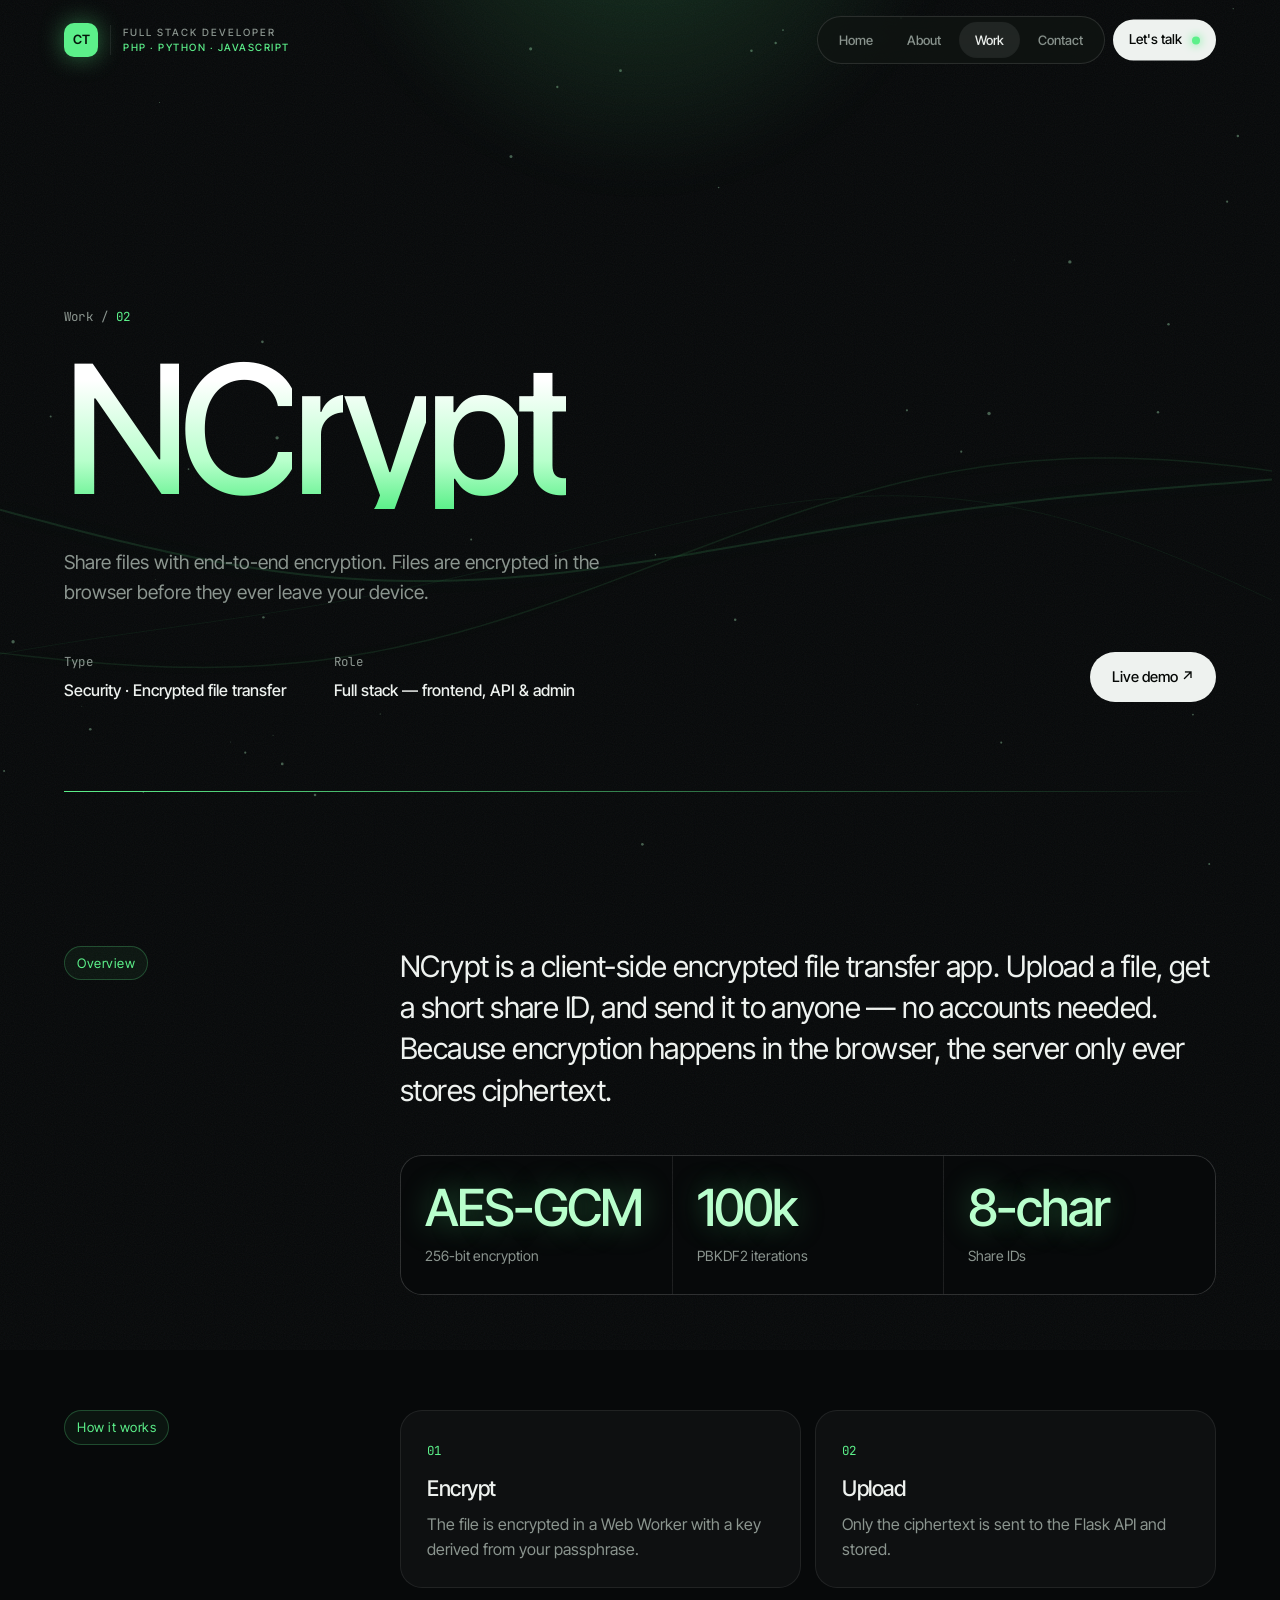
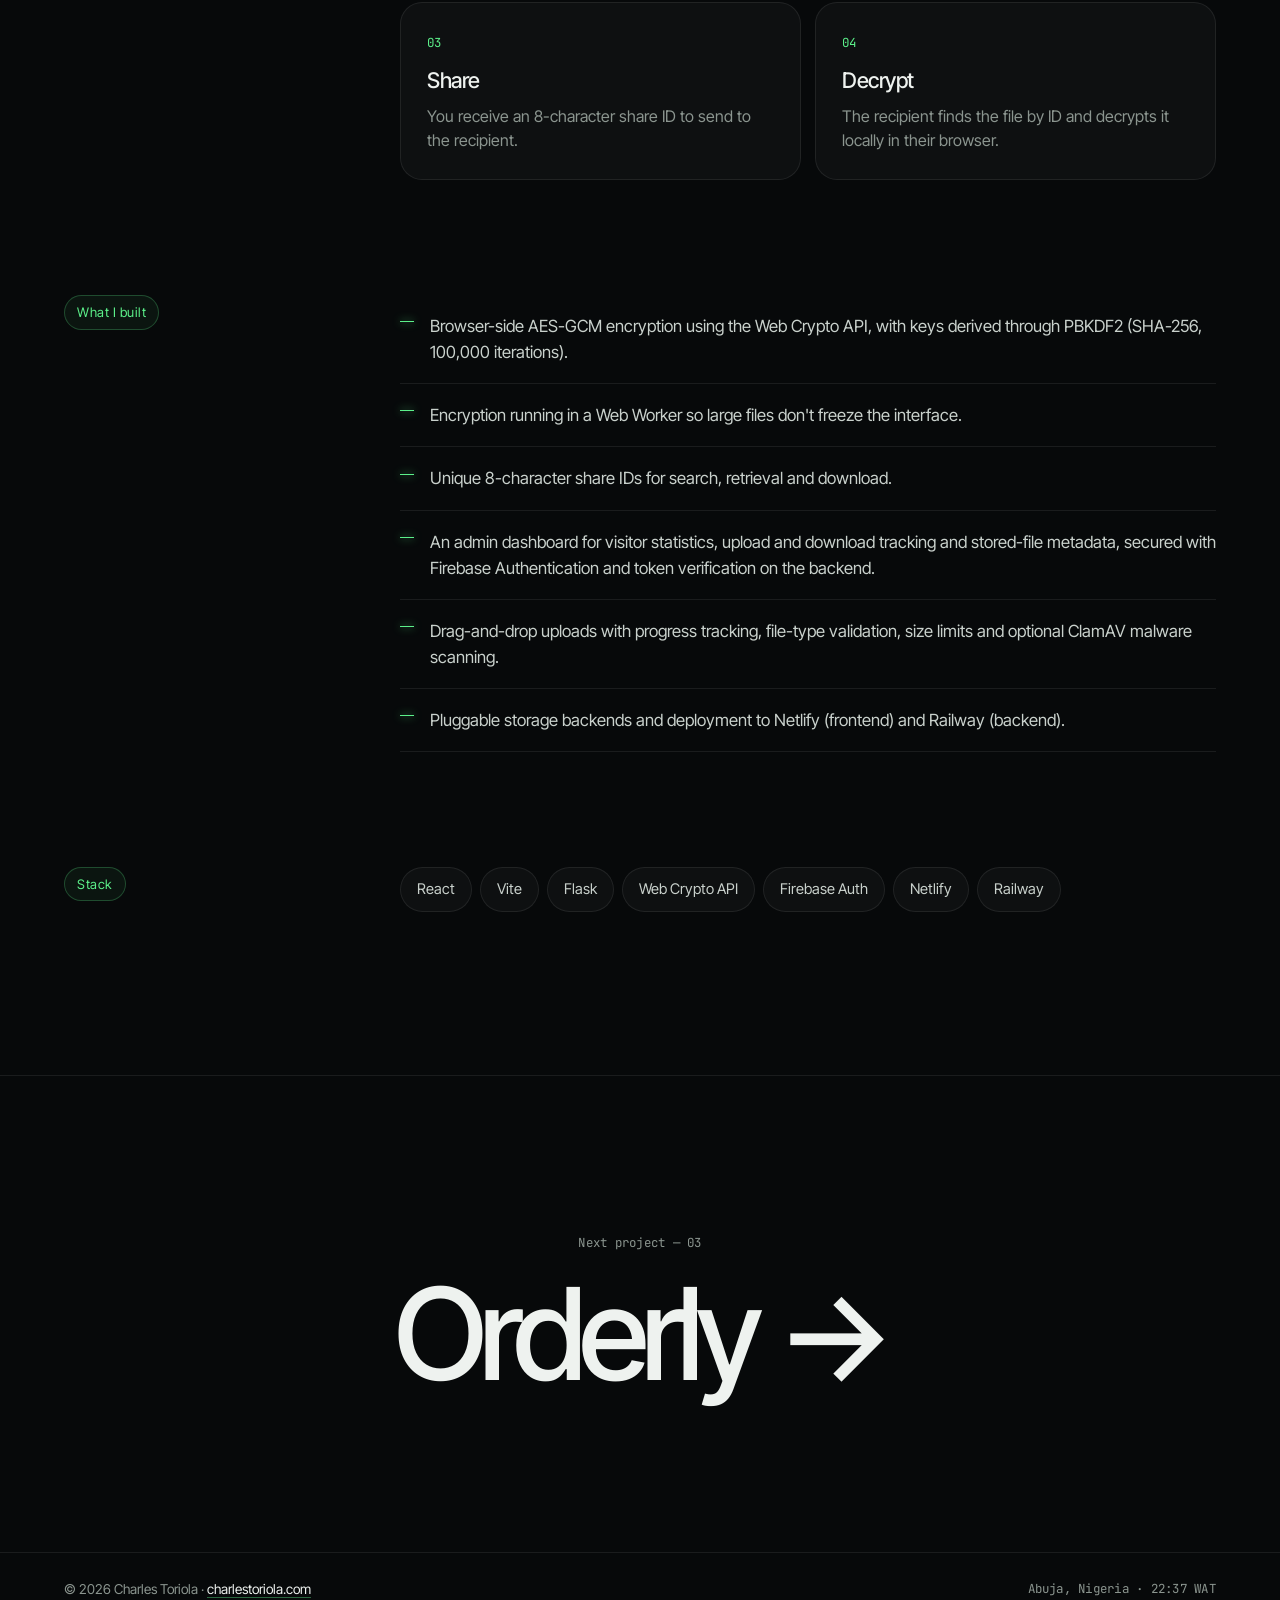
<file: ncrypt.html>
<!doctype html>
<html lang="en">
<head>
<meta charset="utf-8">
<meta name="viewport" content="width=device-width, initial-scale=1, viewport-fit=cover">
<title>NCrypt — Encrypted File Sharing | Charles Toriola</title>
<meta name="description" content="Case study: NCrypt is an end-to-end encrypted file-sharing app built with React and Flask, using browser-side AES-GCM encryption, PBKDF2 keys and 8-character share IDs.">
<meta name="author" content="Charles Toriola">
<meta name="robots" content="index, follow, max-image-preview:large, max-snippet:-1">
<link rel="canonical" href="https://dev.charlestoriola.com/ncrypt.html">
<meta name="theme-color" content="#07090a">
<meta name="color-scheme" content="dark">
<link rel="icon" href="assets/favicon.svg" type="image/svg+xml">
<link rel="apple-touch-icon" href="assets/apple-touch-icon.png">
<link rel="manifest" href="site.webmanifest">
<link rel="me" href="https://charlestoriola.com">
<link rel="me" href="https://github.com/ctoriola">
<link rel="me" href="https://www.linkedin.com/in/charles-toriola-36b64b283">
<link rel="sitemap" type="application/xml" href="/sitemap.xml">
<meta property="og:type" content="article">
<meta property="og:site_name" content="Charles Toriola">
<meta property="og:locale" content="en_US">
<meta property="og:url" content="https://dev.charlestoriola.com/ncrypt.html">
<meta property="og:title" content="NCrypt — Encrypted File Sharing | Charles Toriola">
<meta property="og:description" content="Case study: NCrypt is an end-to-end encrypted file-sharing app built with React and Flask, using browser-side AES-GCM encryption, PBKDF2 keys and 8-character share IDs.">
<meta property="og:image" content="https://dev.charlestoriola.com/assets/og/ncrypt.jpg">
<meta property="og:image:width" content="1200">
<meta property="og:image:height" content="630">
<meta property="og:image:alt" content="NCrypt — Encrypted File Sharing | Charles Toriola">
<meta property="article:author" content="https://charlestoriola.com">
<meta name="twitter:card" content="summary_large_image">
<meta name="twitter:title" content="NCrypt — Encrypted File Sharing | Charles Toriola">
<meta name="twitter:description" content="Case study: NCrypt is an end-to-end encrypted file-sharing app built with React and Flask, using browser-side AES-GCM encryption, PBKDF2 keys and 8-character share IDs.">
<meta name="twitter:image" content="https://dev.charlestoriola.com/assets/og/ncrypt.jpg">
<meta name="twitter:image:alt" content="NCrypt — Encrypted File Sharing | Charles Toriola">
<script type="application/ld+json">{"@context":"https://schema.org","@graph":[{"@type":"Person","@id":"https://dev.charlestoriola.com/#person","name":"Charles Toriola","jobTitle":"Full Stack Developer","url":"https://dev.charlestoriola.com/","image":"https://dev.charlestoriola.com/assets/charles-toriola.jpg","email":"mailto:toriola333@gmail.com","address":{"@type":"PostalAddress","addressLocality":"Abuja","addressCountry":"NG"},"alumniOf":{"@type":"CollegeOrUniversity","name":"Nile University of Nigeria"},"worksFor":{"@type":"Organization","name":"PrimeTEK Group"},"knowsAbout":["PHP","Python","JavaScript","SQL","Laravel","CodeIgniter","React","Node.js","Flask","Django","Firebase","AWS","Three.js"],"sameAs":["https://charlestoriola.com","https://github.com/ctoriola","https://www.linkedin.com/in/charles-toriola-36b64b283"]},{"@type":"SoftwareApplication","name":"NCrypt","applicationCategory":"SecurityApplication","operatingSystem":"Web","description":"NCrypt is an end-to-end encrypted file-sharing app built with React and Flask, using browser-side AES-GCM encryption, PBKDF2 keys and 8-character share IDs.","author":{"@id":"https://dev.charlestoriola.com/#person"},"creator":{"@id":"https://dev.charlestoriola.com/#person"},"url":"https://ncryp.netlify.app"},{"@type":"BreadcrumbList","itemListElement":[{"@type":"ListItem","position":1,"name":"Home","item":"https://dev.charlestoriola.com/"},{"@type":"ListItem","position":2,"name":"Work","item":"https://dev.charlestoriola.com/work.html"},{"@type":"ListItem","position":3,"name":"NCrypt","item":"https://dev.charlestoriola.com/ncrypt.html"}]}]}</script>
<link rel="preload" href="assets/fonts/inter-tight-400.woff2" as="font" type="font/woff2" crossorigin>
<link rel="preload" href="assets/fonts/inter-tight-500.woff2" as="font" type="font/woff2" crossorigin>
<link rel="stylesheet" href="styles.css">
</head>
<body>
<canvas id="field" aria-hidden="true"></canvas>
<div class="grain" aria-hidden="true"></div>


<header class="nav">
  <div class="nav-brand">
    <a href="index.html" class="logo" aria-label="Charles Toriola — Home"><span class="logo-mark">CT</span></a>
    <div class="nav-tag"><span>Full Stack Developer</span><span>PHP · Python · JavaScript</span></div>
  </div>
  <nav class="nav-pill" aria-label="Primary">
    <a href="index.html">Home</a>
    <a href="about.html">About</a>
    <a href="work.html" class="active" aria-current="page">Work</a>
    <a href="contact.html">Contact</a>
  </nav>
  <a href="contact.html" class="btn btn-primary btn-sm nav-cta">Let's talk <span class="dot"></span></a>
</header>

<main id="top">
  <section class="page-hero project-hero">
    <div class="beam" aria-hidden="true"></div>
    <div class="page-hero-inner">
      <p class="page-crumb mono"><a href="work.html">Work</a> / <span>02</span></p>
      <h1 class="page-title" data-split>NCrypt</h1>
      <p class="page-sub">Share files with end-to-end encryption. Files are encrypted in the browser before they ever leave your device.</p>
      <dl class="project-meta">
        <div><dt class="mono">Type</dt><dd>Security · Encrypted file transfer</dd></div>
        <div><dt class="mono">Role</dt><dd>Full stack — frontend, API & admin</dd></div>
        <div class="project-links"><a class="btn btn-primary" href="https://ncryp.netlify.app" target="_blank" rel="noopener">Live demo ↗</a></div>
      </dl>
    </div>
    <div class="page-rule" aria-hidden="true"></div>
  </section>

  <section class="project-body">
    <div class="project-grid">
      <aside class="project-side">
        <p class="eyebrow reveal">Overview</p>
      </aside>
      <div>
        <p class="project-lead reveal">NCrypt is a client-side encrypted file transfer app. Upload a file, get a short share ID, and send it to anyone — no accounts needed. Because encryption happens in the browser, the server only ever stores ciphertext.</p>
        <div class="stats stats-3"><div class="stat reveal"><strong>AES-GCM</strong><span>256-bit encryption</span></div><div class="stat reveal"><strong>100k</strong><span>PBKDF2 iterations</span></div><div class="stat reveal"><strong>8-char</strong><span>Share IDs</span></div></div>
      </div>
    </div>

    <div class="project-grid">
      <aside class="project-side"><p class="eyebrow reveal">How it works</p></aside>
      <ol class="flow"><li class="flow-step reveal"><span class="mono">01</span><h3>Encrypt</h3><p>The file is encrypted in a Web Worker with a key derived from your passphrase.</p></li><li class="flow-step reveal"><span class="mono">02</span><h3>Upload</h3><p>Only the ciphertext is sent to the Flask API and stored.</p></li><li class="flow-step reveal"><span class="mono">03</span><h3>Share</h3><p>You receive an 8-character share ID to send to the recipient.</p></li><li class="flow-step reveal"><span class="mono">04</span><h3>Decrypt</h3><p>The recipient finds the file by ID and decrypts it locally in their browser.</p></li></ol>
    </div>

    <div class="project-grid">
      <aside class="project-side"><p class="eyebrow reveal">What I built</p></aside>
      <ul class="built reveal">
          <li>Browser-side AES-GCM encryption using the Web Crypto API, with keys derived through PBKDF2 (SHA-256, 100,000 iterations).</li>
          <li>Encryption running in a Web Worker so large files don't freeze the interface.</li>
          <li>Unique 8-character share IDs for search, retrieval and download.</li>
          <li>An admin dashboard for visitor statistics, upload and download tracking and stored-file metadata, secured with Firebase Authentication and token verification on the backend.</li>
          <li>Drag-and-drop uploads with progress tracking, file-type validation, size limits and optional ClamAV malware scanning.</li>
          <li>Pluggable storage backends and deployment to Netlify (frontend) and Railway (backend).</li>
      </ul>
    </div>

    <div class="project-grid">
      <aside class="project-side"><p class="eyebrow reveal">Stack</p></aside>
      <div class="chips lg reveal"><span>React</span><span>Vite</span><span>Flask</span><span>Web Crypto API</span><span>Firebase Auth</span><span>Netlify</span><span>Railway</span></div>
    </div>
  </section>

  <a class="next-project" href="orderly.html">
    <span class="mono">Next project — 03</span>
    <span class="next-name">Orderly <i aria-hidden="true">→</i></span>
  </a>
</main>

<footer class="footer">
  <span>© <span id="yr">2026</span> Charles Toriola · <a class="footer-link" href="https://charlestoriola.com" rel="me">charlestoriola.com</a></span>
  <span class="mono">Abuja, Nigeria · <span id="clock">--:--</span> WAT</span>
</footer>

<script src="script.js" defer></script>
<script type="speculationrules">{"prerender":[{"where":{"href_matches":"/*"},"eagerness":"moderate"}],"prefetch":[{"where":{"href_matches":"/*"},"eagerness":"eager"}]}</script>
</body>
</html>
</file>
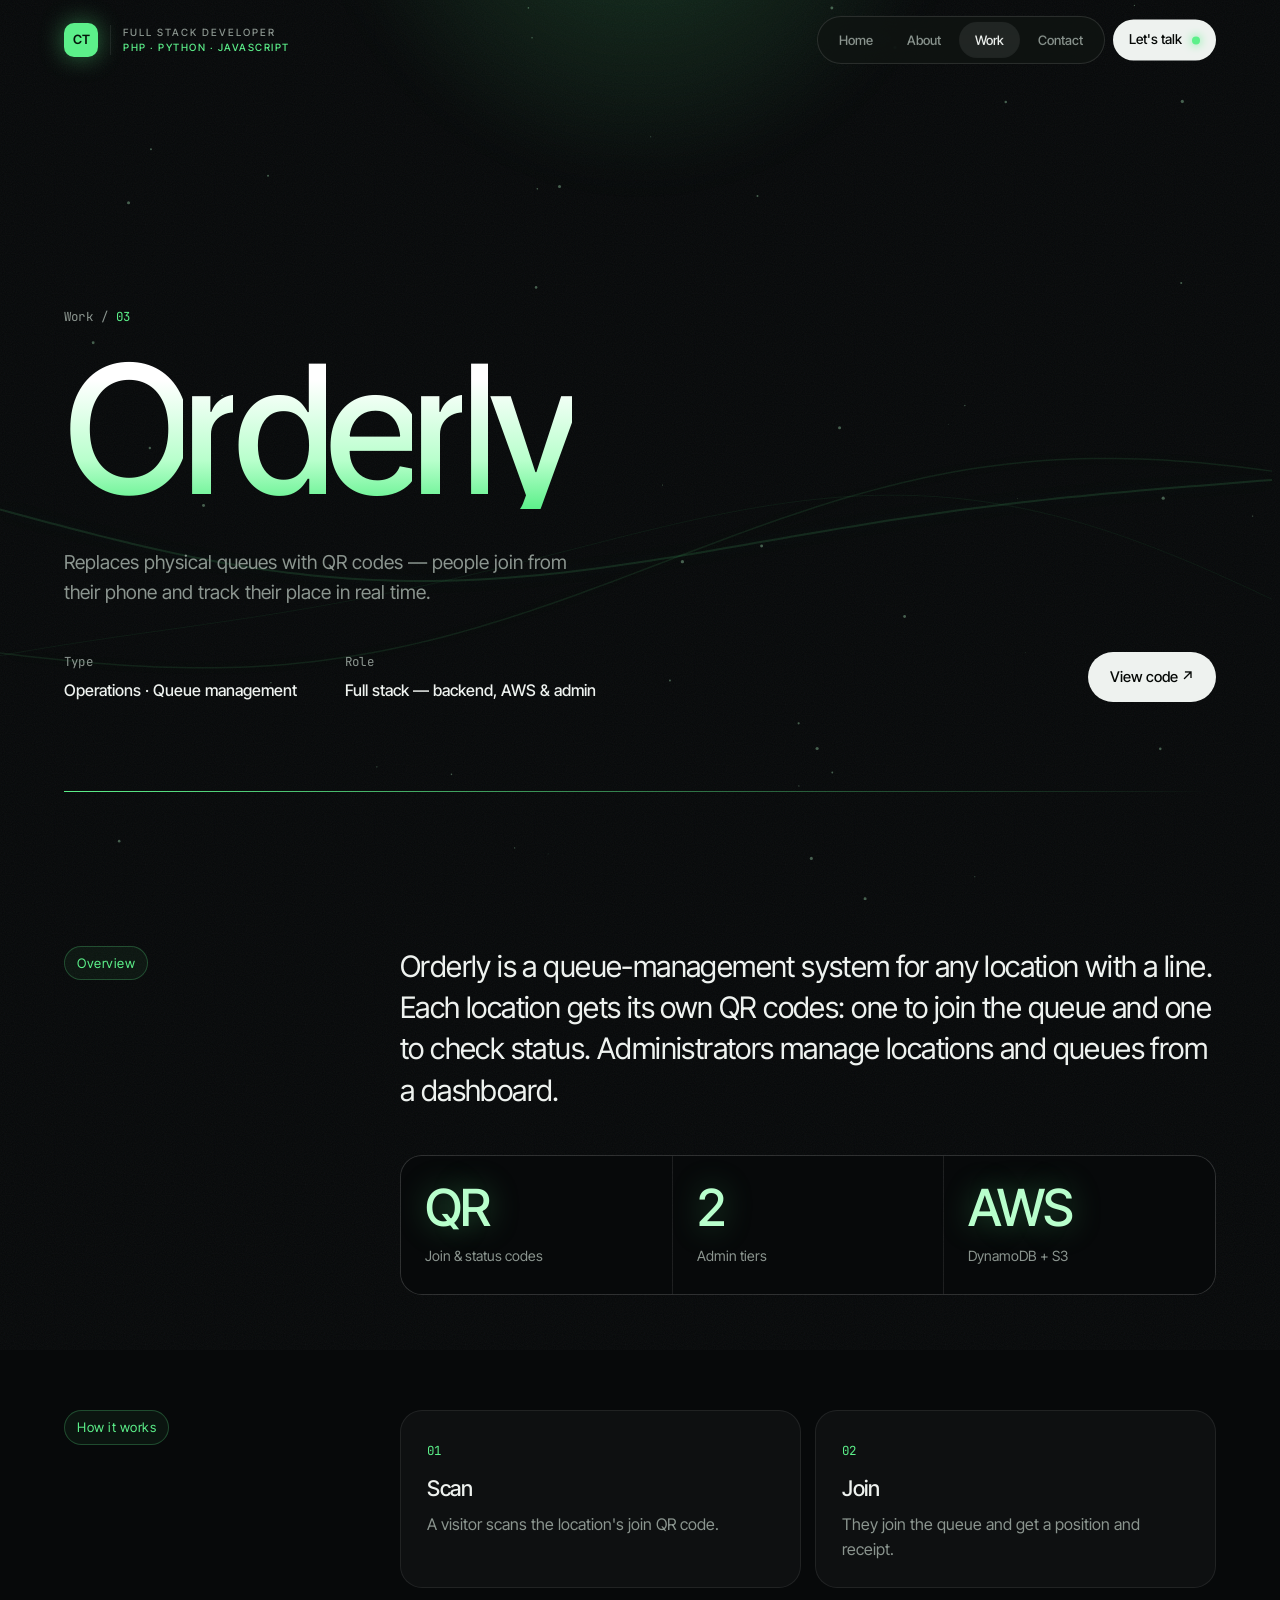
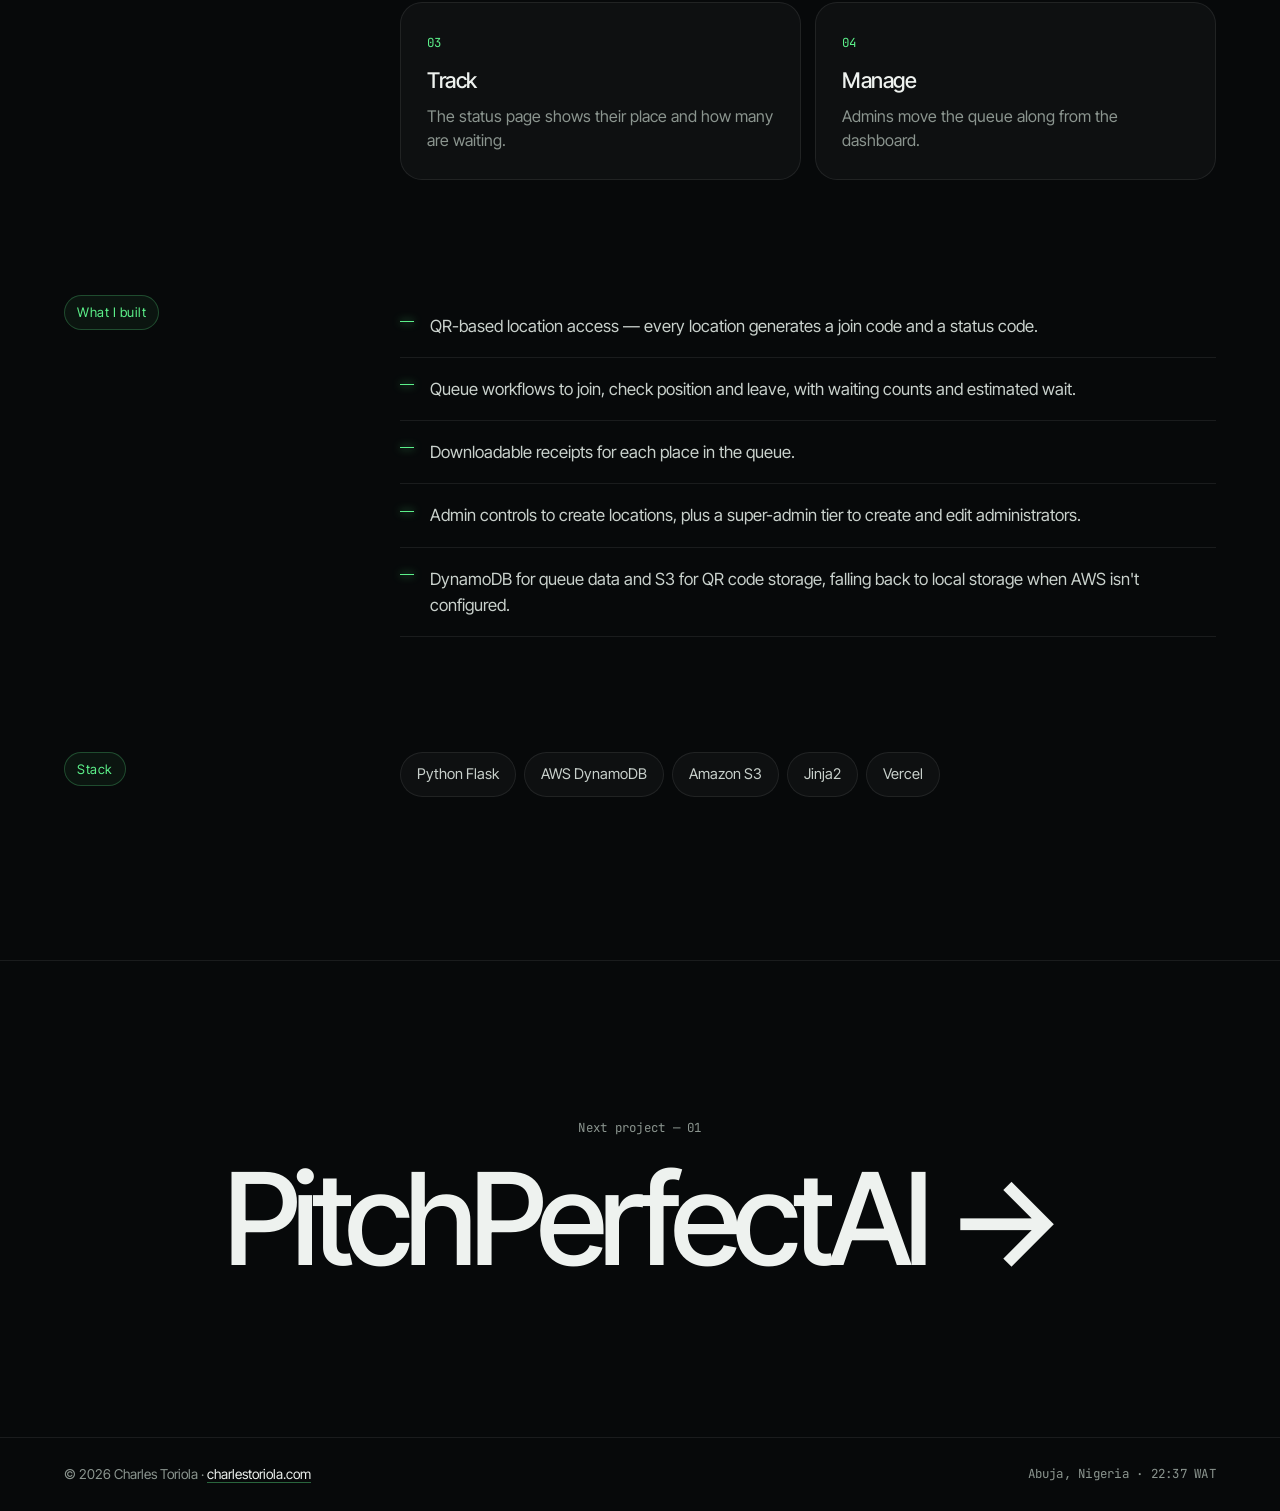
<file: orderly.html>
<!doctype html>
<html lang="en">
<head>
<meta charset="utf-8">
<meta name="viewport" content="width=device-width, initial-scale=1, viewport-fit=cover">
<title>Orderly — QR Queue Management System | Charles Toriola</title>
<meta name="description" content="Case study: Orderly is a Flask queue-management system with QR-based location access, real-time queue status and admin controls, built on AWS DynamoDB and S3.">
<meta name="author" content="Charles Toriola">
<meta name="robots" content="index, follow, max-image-preview:large, max-snippet:-1">
<link rel="canonical" href="https://dev.charlestoriola.com/orderly.html">
<meta name="theme-color" content="#07090a">
<meta name="color-scheme" content="dark">
<link rel="icon" href="assets/favicon.svg" type="image/svg+xml">
<link rel="apple-touch-icon" href="assets/apple-touch-icon.png">
<link rel="manifest" href="site.webmanifest">
<link rel="me" href="https://charlestoriola.com">
<link rel="me" href="https://github.com/ctoriola">
<link rel="me" href="https://www.linkedin.com/in/charles-toriola-36b64b283">
<link rel="sitemap" type="application/xml" href="/sitemap.xml">
<meta property="og:type" content="article">
<meta property="og:site_name" content="Charles Toriola">
<meta property="og:locale" content="en_US">
<meta property="og:url" content="https://dev.charlestoriola.com/orderly.html">
<meta property="og:title" content="Orderly — QR Queue Management System | Charles Toriola">
<meta property="og:description" content="Case study: Orderly is a Flask queue-management system with QR-based location access, real-time queue status and admin controls, built on AWS DynamoDB and S3.">
<meta property="og:image" content="https://dev.charlestoriola.com/assets/og/orderly.jpg">
<meta property="og:image:width" content="1200">
<meta property="og:image:height" content="630">
<meta property="og:image:alt" content="Orderly — QR Queue Management System | Charles Toriola">
<meta property="article:author" content="https://charlestoriola.com">
<meta name="twitter:card" content="summary_large_image">
<meta name="twitter:title" content="Orderly — QR Queue Management System | Charles Toriola">
<meta name="twitter:description" content="Case study: Orderly is a Flask queue-management system with QR-based location access, real-time queue status and admin controls, built on AWS DynamoDB and S3.">
<meta name="twitter:image" content="https://dev.charlestoriola.com/assets/og/orderly.jpg">
<meta name="twitter:image:alt" content="Orderly — QR Queue Management System | Charles Toriola">
<script type="application/ld+json">{"@context":"https://schema.org","@graph":[{"@type":"Person","@id":"https://dev.charlestoriola.com/#person","name":"Charles Toriola","jobTitle":"Full Stack Developer","url":"https://dev.charlestoriola.com/","image":"https://dev.charlestoriola.com/assets/charles-toriola.jpg","email":"mailto:toriola333@gmail.com","address":{"@type":"PostalAddress","addressLocality":"Abuja","addressCountry":"NG"},"alumniOf":{"@type":"CollegeOrUniversity","name":"Nile University of Nigeria"},"worksFor":{"@type":"Organization","name":"PrimeTEK Group"},"knowsAbout":["PHP","Python","JavaScript","SQL","Laravel","CodeIgniter","React","Node.js","Flask","Django","Firebase","AWS","Three.js"],"sameAs":["https://charlestoriola.com","https://github.com/ctoriola","https://www.linkedin.com/in/charles-toriola-36b64b283"]},{"@type":["SoftwareApplication","SoftwareSourceCode"],"name":"Orderly","applicationCategory":"BusinessApplication","operatingSystem":"Web","description":"Orderly is a Flask queue-management system with QR-based location access, real-time queue status and admin controls, built on AWS DynamoDB and S3.","author":{"@id":"https://dev.charlestoriola.com/#person"},"creator":{"@id":"https://dev.charlestoriola.com/#person"},"codeRepository":"https://github.com/ctoriola/orderly-fresh"},{"@type":"BreadcrumbList","itemListElement":[{"@type":"ListItem","position":1,"name":"Home","item":"https://dev.charlestoriola.com/"},{"@type":"ListItem","position":2,"name":"Work","item":"https://dev.charlestoriola.com/work.html"},{"@type":"ListItem","position":3,"name":"Orderly","item":"https://dev.charlestoriola.com/orderly.html"}]}]}</script>
<link rel="preload" href="assets/fonts/inter-tight-400.woff2" as="font" type="font/woff2" crossorigin>
<link rel="preload" href="assets/fonts/inter-tight-500.woff2" as="font" type="font/woff2" crossorigin>
<link rel="stylesheet" href="styles.css">
</head>
<body>
<canvas id="field" aria-hidden="true"></canvas>
<div class="grain" aria-hidden="true"></div>


<header class="nav">
  <div class="nav-brand">
    <a href="index.html" class="logo" aria-label="Charles Toriola — Home"><span class="logo-mark">CT</span></a>
    <div class="nav-tag"><span>Full Stack Developer</span><span>PHP · Python · JavaScript</span></div>
  </div>
  <nav class="nav-pill" aria-label="Primary">
    <a href="index.html">Home</a>
    <a href="about.html">About</a>
    <a href="work.html" class="active" aria-current="page">Work</a>
    <a href="contact.html">Contact</a>
  </nav>
  <a href="contact.html" class="btn btn-primary btn-sm nav-cta">Let's talk <span class="dot"></span></a>
</header>

<main id="top">
  <section class="page-hero project-hero">
    <div class="beam" aria-hidden="true"></div>
    <div class="page-hero-inner">
      <p class="page-crumb mono"><a href="work.html">Work</a> / <span>03</span></p>
      <h1 class="page-title" data-split>Orderly</h1>
      <p class="page-sub">Replaces physical queues with QR codes — people join from their phone and track their place in real time.</p>
      <dl class="project-meta">
        <div><dt class="mono">Type</dt><dd>Operations · Queue management</dd></div>
        <div><dt class="mono">Role</dt><dd>Full stack — backend, AWS & admin</dd></div>
        <div class="project-links"><a class="btn btn-primary" href="https://github.com/ctoriola/orderly-fresh" target="_blank" rel="noopener">View code ↗</a></div>
      </dl>
    </div>
    <div class="page-rule" aria-hidden="true"></div>
  </section>

  <section class="project-body">
    <div class="project-grid">
      <aside class="project-side">
        <p class="eyebrow reveal">Overview</p>
      </aside>
      <div>
        <p class="project-lead reveal">Orderly is a queue-management system for any location with a line. Each location gets its own QR codes: one to join the queue and one to check status. Administrators manage locations and queues from a dashboard.</p>
        <div class="stats stats-3"><div class="stat reveal"><strong>QR</strong><span>Join & status codes</span></div><div class="stat reveal"><strong>2</strong><span>Admin tiers</span></div><div class="stat reveal"><strong>AWS</strong><span>DynamoDB + S3</span></div></div>
      </div>
    </div>

    <div class="project-grid">
      <aside class="project-side"><p class="eyebrow reveal">How it works</p></aside>
      <ol class="flow"><li class="flow-step reveal"><span class="mono">01</span><h3>Scan</h3><p>A visitor scans the location's join QR code.</p></li><li class="flow-step reveal"><span class="mono">02</span><h3>Join</h3><p>They join the queue and get a position and receipt.</p></li><li class="flow-step reveal"><span class="mono">03</span><h3>Track</h3><p>The status page shows their place and how many are waiting.</p></li><li class="flow-step reveal"><span class="mono">04</span><h3>Manage</h3><p>Admins move the queue along from the dashboard.</p></li></ol>
    </div>

    <div class="project-grid">
      <aside class="project-side"><p class="eyebrow reveal">What I built</p></aside>
      <ul class="built reveal">
          <li>QR-based location access — every location generates a join code and a status code.</li>
          <li>Queue workflows to join, check position and leave, with waiting counts and estimated wait.</li>
          <li>Downloadable receipts for each place in the queue.</li>
          <li>Admin controls to create locations, plus a super-admin tier to create and edit administrators.</li>
          <li>DynamoDB for queue data and S3 for QR code storage, falling back to local storage when AWS isn't configured.</li>
      </ul>
    </div>

    <div class="project-grid">
      <aside class="project-side"><p class="eyebrow reveal">Stack</p></aside>
      <div class="chips lg reveal"><span>Python Flask</span><span>AWS DynamoDB</span><span>Amazon S3</span><span>Jinja2</span><span>Vercel</span></div>
    </div>
  </section>

  <a class="next-project" href="pitchperfectai.html">
    <span class="mono">Next project — 01</span>
    <span class="next-name">PitchPerfectAI <i aria-hidden="true">→</i></span>
  </a>
</main>

<footer class="footer">
  <span>© <span id="yr">2026</span> Charles Toriola · <a class="footer-link" href="https://charlestoriola.com" rel="me">charlestoriola.com</a></span>
  <span class="mono">Abuja, Nigeria · <span id="clock">--:--</span> WAT</span>
</footer>

<script src="script.js" defer></script>
<script type="speculationrules">{"prerender":[{"where":{"href_matches":"/*"},"eagerness":"moderate"}],"prefetch":[{"where":{"href_matches":"/*"},"eagerness":"eager"}]}</script>
</body>
</html>
</file>
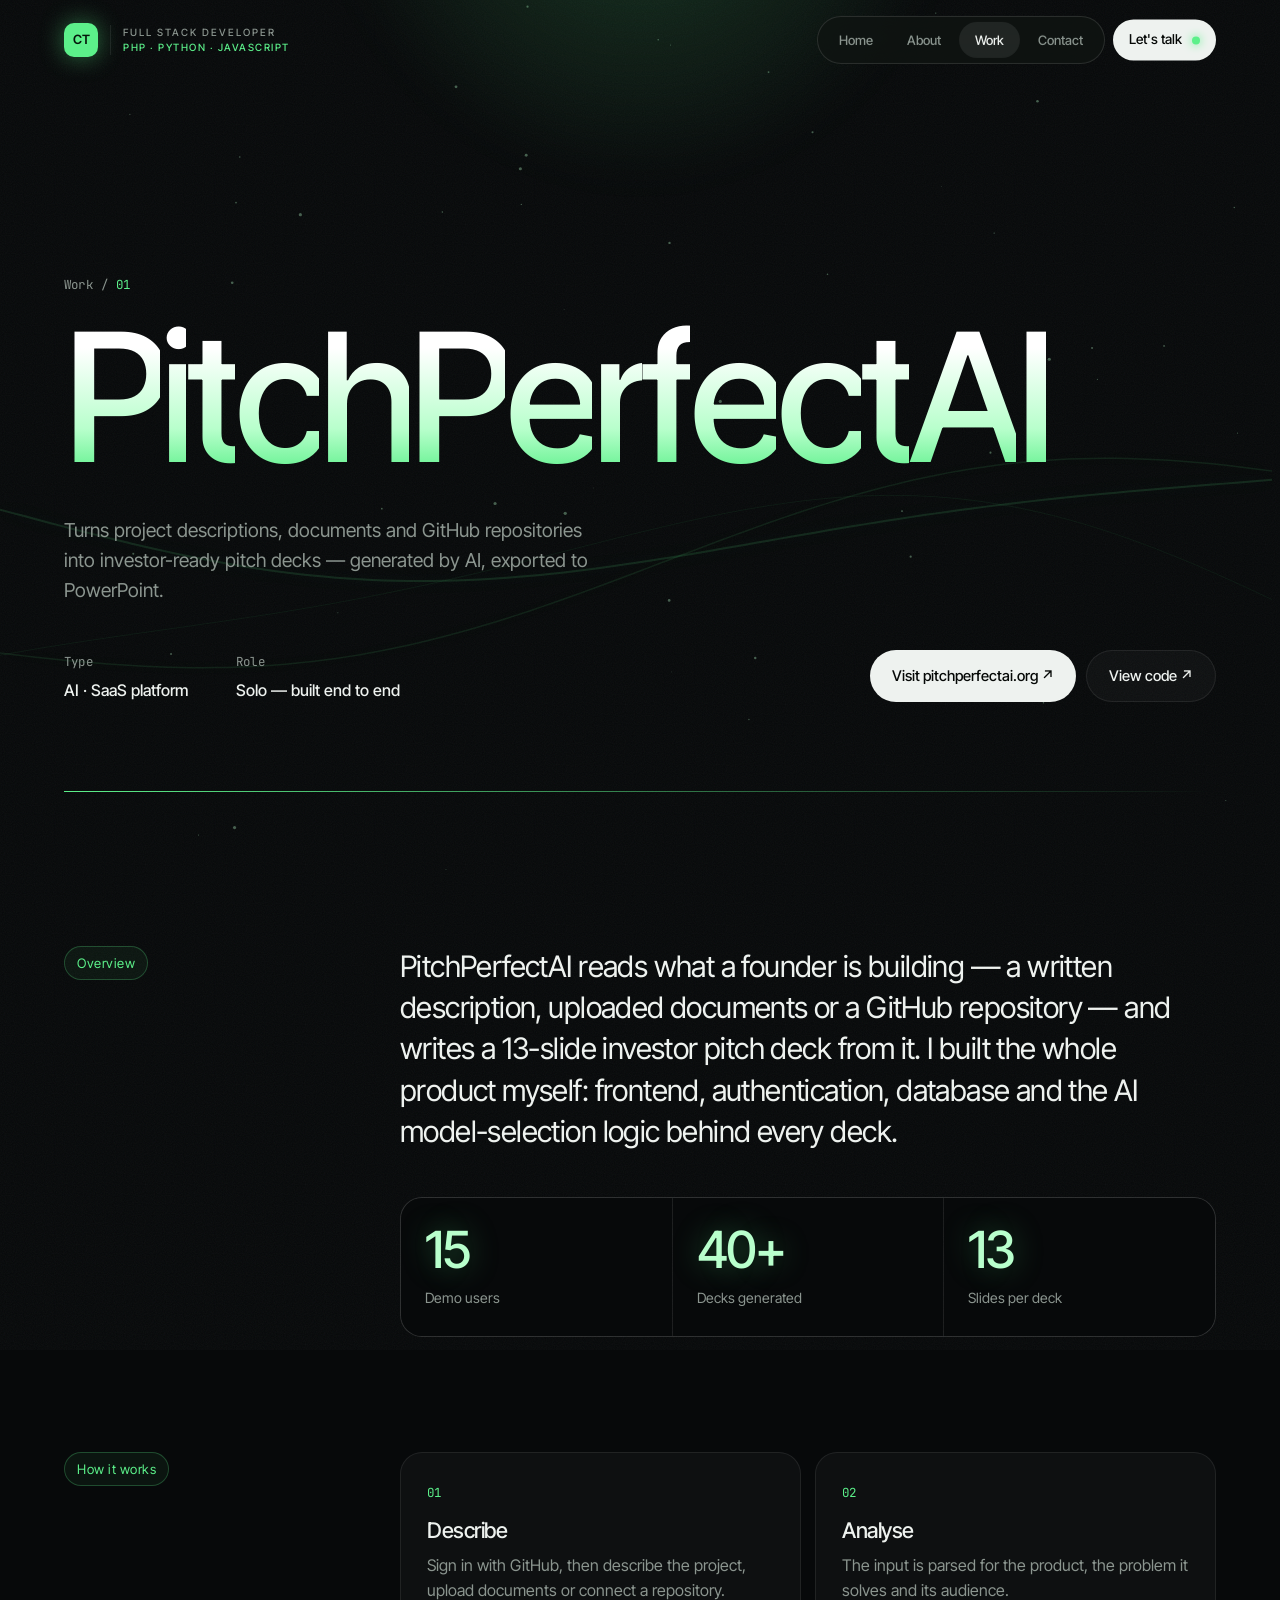
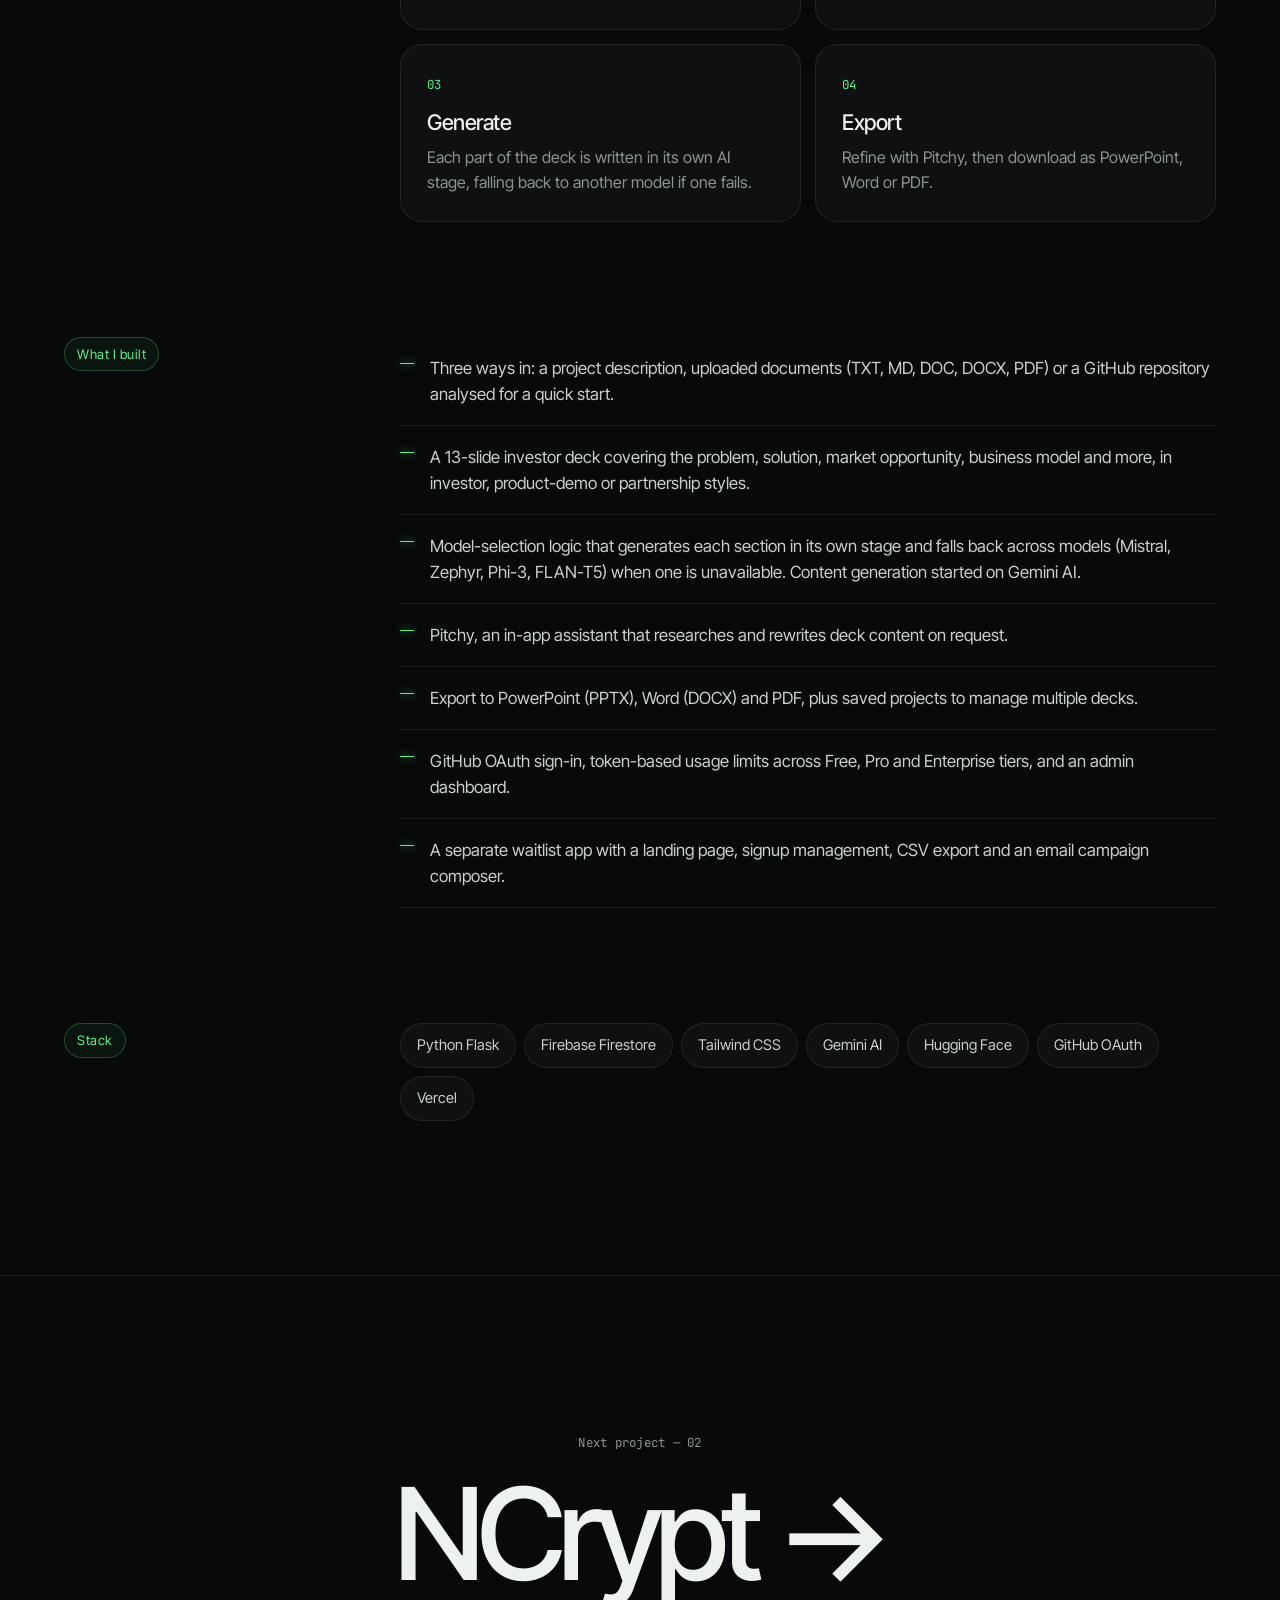
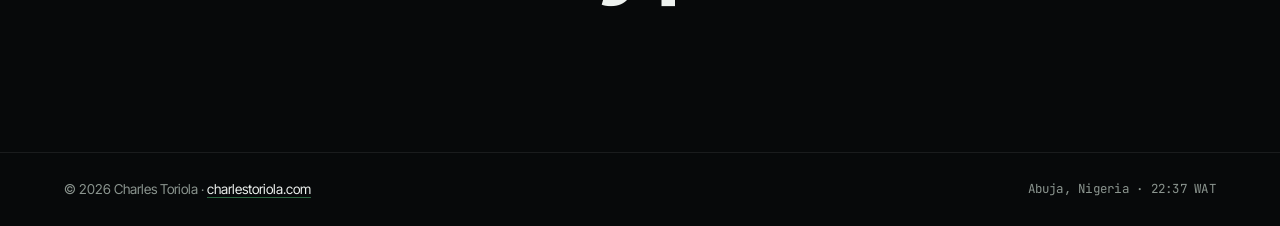
<file: pitchperfectai.html>
<!doctype html>
<html lang="en">
<head>
<meta charset="utf-8">
<meta name="viewport" content="width=device-width, initial-scale=1, viewport-fit=cover">
<title>PitchPerfectAI — AI Pitch Deck Generator | Charles Toriola</title>
<meta name="description" content="Case study: PitchPerfectAI turns project descriptions, documents and GitHub repositories into 13-slide investor pitch decks, exported to PowerPoint, Word or PDF.">
<meta name="author" content="Charles Toriola">
<meta name="robots" content="index, follow, max-image-preview:large, max-snippet:-1">
<link rel="canonical" href="https://dev.charlestoriola.com/pitchperfectai.html">
<meta name="theme-color" content="#07090a">
<meta name="color-scheme" content="dark">
<link rel="icon" href="assets/favicon.svg" type="image/svg+xml">
<link rel="apple-touch-icon" href="assets/apple-touch-icon.png">
<link rel="manifest" href="site.webmanifest">
<link rel="me" href="https://charlestoriola.com">
<link rel="me" href="https://github.com/ctoriola">
<link rel="me" href="https://www.linkedin.com/in/charles-toriola-36b64b283">
<link rel="sitemap" type="application/xml" href="/sitemap.xml">
<meta property="og:type" content="article">
<meta property="og:site_name" content="Charles Toriola">
<meta property="og:locale" content="en_US">
<meta property="og:url" content="https://dev.charlestoriola.com/pitchperfectai.html">
<meta property="og:title" content="PitchPerfectAI — AI Pitch Deck Generator | Charles Toriola">
<meta property="og:description" content="Case study: PitchPerfectAI turns project descriptions, documents and GitHub repositories into 13-slide investor pitch decks, exported to PowerPoint, Word or PDF.">
<meta property="og:image" content="https://dev.charlestoriola.com/assets/og/pitchperfectai.jpg">
<meta property="og:image:width" content="1200">
<meta property="og:image:height" content="630">
<meta property="og:image:alt" content="PitchPerfectAI — AI Pitch Deck Generator | Charles Toriola">
<meta property="article:author" content="https://charlestoriola.com">
<meta name="twitter:card" content="summary_large_image">
<meta name="twitter:title" content="PitchPerfectAI — AI Pitch Deck Generator | Charles Toriola">
<meta name="twitter:description" content="Case study: PitchPerfectAI turns project descriptions, documents and GitHub repositories into 13-slide investor pitch decks, exported to PowerPoint, Word or PDF.">
<meta name="twitter:image" content="https://dev.charlestoriola.com/assets/og/pitchperfectai.jpg">
<meta name="twitter:image:alt" content="PitchPerfectAI — AI Pitch Deck Generator | Charles Toriola">
<script type="application/ld+json">{"@context":"https://schema.org","@graph":[{"@type":"Person","@id":"https://dev.charlestoriola.com/#person","name":"Charles Toriola","jobTitle":"Full Stack Developer","url":"https://dev.charlestoriola.com/","image":"https://dev.charlestoriola.com/assets/charles-toriola.jpg","email":"mailto:toriola333@gmail.com","address":{"@type":"PostalAddress","addressLocality":"Abuja","addressCountry":"NG"},"alumniOf":{"@type":"CollegeOrUniversity","name":"Nile University of Nigeria"},"worksFor":{"@type":"Organization","name":"PrimeTEK Group"},"knowsAbout":["PHP","Python","JavaScript","SQL","Laravel","CodeIgniter","React","Node.js","Flask","Django","Firebase","AWS","Three.js"],"sameAs":["https://charlestoriola.com","https://github.com/ctoriola","https://www.linkedin.com/in/charles-toriola-36b64b283"]},{"@type":["SoftwareApplication","SoftwareSourceCode"],"name":"PitchPerfectAI","applicationCategory":"BusinessApplication","operatingSystem":"Web","description":"PitchPerfectAI turns project descriptions, documents and GitHub repositories into 13-slide investor pitch decks, exported to PowerPoint, Word or PDF.","author":{"@id":"https://dev.charlestoriola.com/#person"},"creator":{"@id":"https://dev.charlestoriola.com/#person"},"url":"https://pitchperfectai.org","codeRepository":"https://github.com/ctoriola/synoptic-webapp"},{"@type":"BreadcrumbList","itemListElement":[{"@type":"ListItem","position":1,"name":"Home","item":"https://dev.charlestoriola.com/"},{"@type":"ListItem","position":2,"name":"Work","item":"https://dev.charlestoriola.com/work.html"},{"@type":"ListItem","position":3,"name":"PitchPerfectAI","item":"https://dev.charlestoriola.com/pitchperfectai.html"}]}]}</script>
<link rel="preload" href="assets/fonts/inter-tight-400.woff2" as="font" type="font/woff2" crossorigin>
<link rel="preload" href="assets/fonts/inter-tight-500.woff2" as="font" type="font/woff2" crossorigin>
<link rel="stylesheet" href="styles.css">
</head>
<body>
<canvas id="field" aria-hidden="true"></canvas>
<div class="grain" aria-hidden="true"></div>


<header class="nav">
  <div class="nav-brand">
    <a href="index.html" class="logo" aria-label="Charles Toriola — Home"><span class="logo-mark">CT</span></a>
    <div class="nav-tag"><span>Full Stack Developer</span><span>PHP · Python · JavaScript</span></div>
  </div>
  <nav class="nav-pill" aria-label="Primary">
    <a href="index.html">Home</a>
    <a href="about.html">About</a>
    <a href="work.html" class="active" aria-current="page">Work</a>
    <a href="contact.html">Contact</a>
  </nav>
  <a href="contact.html" class="btn btn-primary btn-sm nav-cta">Let's talk <span class="dot"></span></a>
</header>

<main id="top">
  <section class="page-hero project-hero">
    <div class="beam" aria-hidden="true"></div>
    <div class="page-hero-inner">
      <p class="page-crumb mono"><a href="work.html">Work</a> / <span>01</span></p>
      <h1 class="page-title" data-split>PitchPerfectAI</h1>
      <p class="page-sub">Turns project descriptions, documents and GitHub repositories into investor-ready pitch decks — generated by AI, exported to PowerPoint.</p>
      <dl class="project-meta">
        <div><dt class="mono">Type</dt><dd>AI · SaaS platform</dd></div>
        <div><dt class="mono">Role</dt><dd>Solo — built end to end</dd></div>
        <div class="project-links"><a class="btn btn-primary" href="https://pitchperfectai.org" target="_blank" rel="noopener">Visit pitchperfectai.org ↗</a><a class="btn btn-ghost" href="https://github.com/ctoriola/synoptic-webapp" target="_blank" rel="noopener">View code ↗</a></div>
      </dl>
    </div>
    <div class="page-rule" aria-hidden="true"></div>
  </section>

  <section class="project-body">
    <div class="project-grid">
      <aside class="project-side">
        <p class="eyebrow reveal">Overview</p>
      </aside>
      <div>
        <p class="project-lead reveal">PitchPerfectAI reads what a founder is building — a written description, uploaded documents or a GitHub repository — and writes a 13-slide investor pitch deck from it. I built the whole product myself: frontend, authentication, database and the AI model-selection logic behind every deck.</p>
        <div class="stats stats-3"><div class="stat reveal"><strong>15</strong><span>Demo users</span></div><div class="stat reveal"><strong>40+</strong><span>Decks generated</span></div><div class="stat reveal"><strong>13</strong><span>Slides per deck</span></div></div>
      </div>
    </div>

    <div class="project-grid">
      <aside class="project-side"><p class="eyebrow reveal">How it works</p></aside>
      <ol class="flow"><li class="flow-step reveal"><span class="mono">01</span><h3>Describe</h3><p>Sign in with GitHub, then describe the project, upload documents or connect a repository.</p></li><li class="flow-step reveal"><span class="mono">02</span><h3>Analyse</h3><p>The input is parsed for the product, the problem it solves and its audience.</p></li><li class="flow-step reveal"><span class="mono">03</span><h3>Generate</h3><p>Each part of the deck is written in its own AI stage, falling back to another model if one fails.</p></li><li class="flow-step reveal"><span class="mono">04</span><h3>Export</h3><p>Refine with Pitchy, then download as PowerPoint, Word or PDF.</p></li></ol>
    </div>

    <div class="project-grid">
      <aside class="project-side"><p class="eyebrow reveal">What I built</p></aside>
      <ul class="built reveal">
          <li>Three ways in: a project description, uploaded documents (TXT, MD, DOC, DOCX, PDF) or a GitHub repository analysed for a quick start.</li>
          <li>A 13-slide investor deck covering the problem, solution, market opportunity, business model and more, in investor, product-demo or partnership styles.</li>
          <li>Model-selection logic that generates each section in its own stage and falls back across models (Mistral, Zephyr, Phi-3, FLAN-T5) when one is unavailable. Content generation started on Gemini AI.</li>
          <li>Pitchy, an in-app assistant that researches and rewrites deck content on request.</li>
          <li>Export to PowerPoint (PPTX), Word (DOCX) and PDF, plus saved projects to manage multiple decks.</li>
          <li>GitHub OAuth sign-in, token-based usage limits across Free, Pro and Enterprise tiers, and an admin dashboard.</li>
          <li>A separate waitlist app with a landing page, signup management, CSV export and an email campaign composer.</li>
      </ul>
    </div>

    <div class="project-grid">
      <aside class="project-side"><p class="eyebrow reveal">Stack</p></aside>
      <div class="chips lg reveal"><span>Python Flask</span><span>Firebase Firestore</span><span>Tailwind CSS</span><span>Gemini AI</span><span>Hugging Face</span><span>GitHub OAuth</span><span>Vercel</span></div>
    </div>
  </section>

  <a class="next-project" href="ncrypt.html">
    <span class="mono">Next project — 02</span>
    <span class="next-name">NCrypt <i aria-hidden="true">→</i></span>
  </a>
</main>

<footer class="footer">
  <span>© <span id="yr">2026</span> Charles Toriola · <a class="footer-link" href="https://charlestoriola.com" rel="me">charlestoriola.com</a></span>
  <span class="mono">Abuja, Nigeria · <span id="clock">--:--</span> WAT</span>
</footer>

<script src="script.js" defer></script>
<script type="speculationrules">{"prerender":[{"where":{"href_matches":"/*"},"eagerness":"moderate"}],"prefetch":[{"where":{"href_matches":"/*"},"eagerness":"eager"}]}</script>
</body>
</html>
</file>
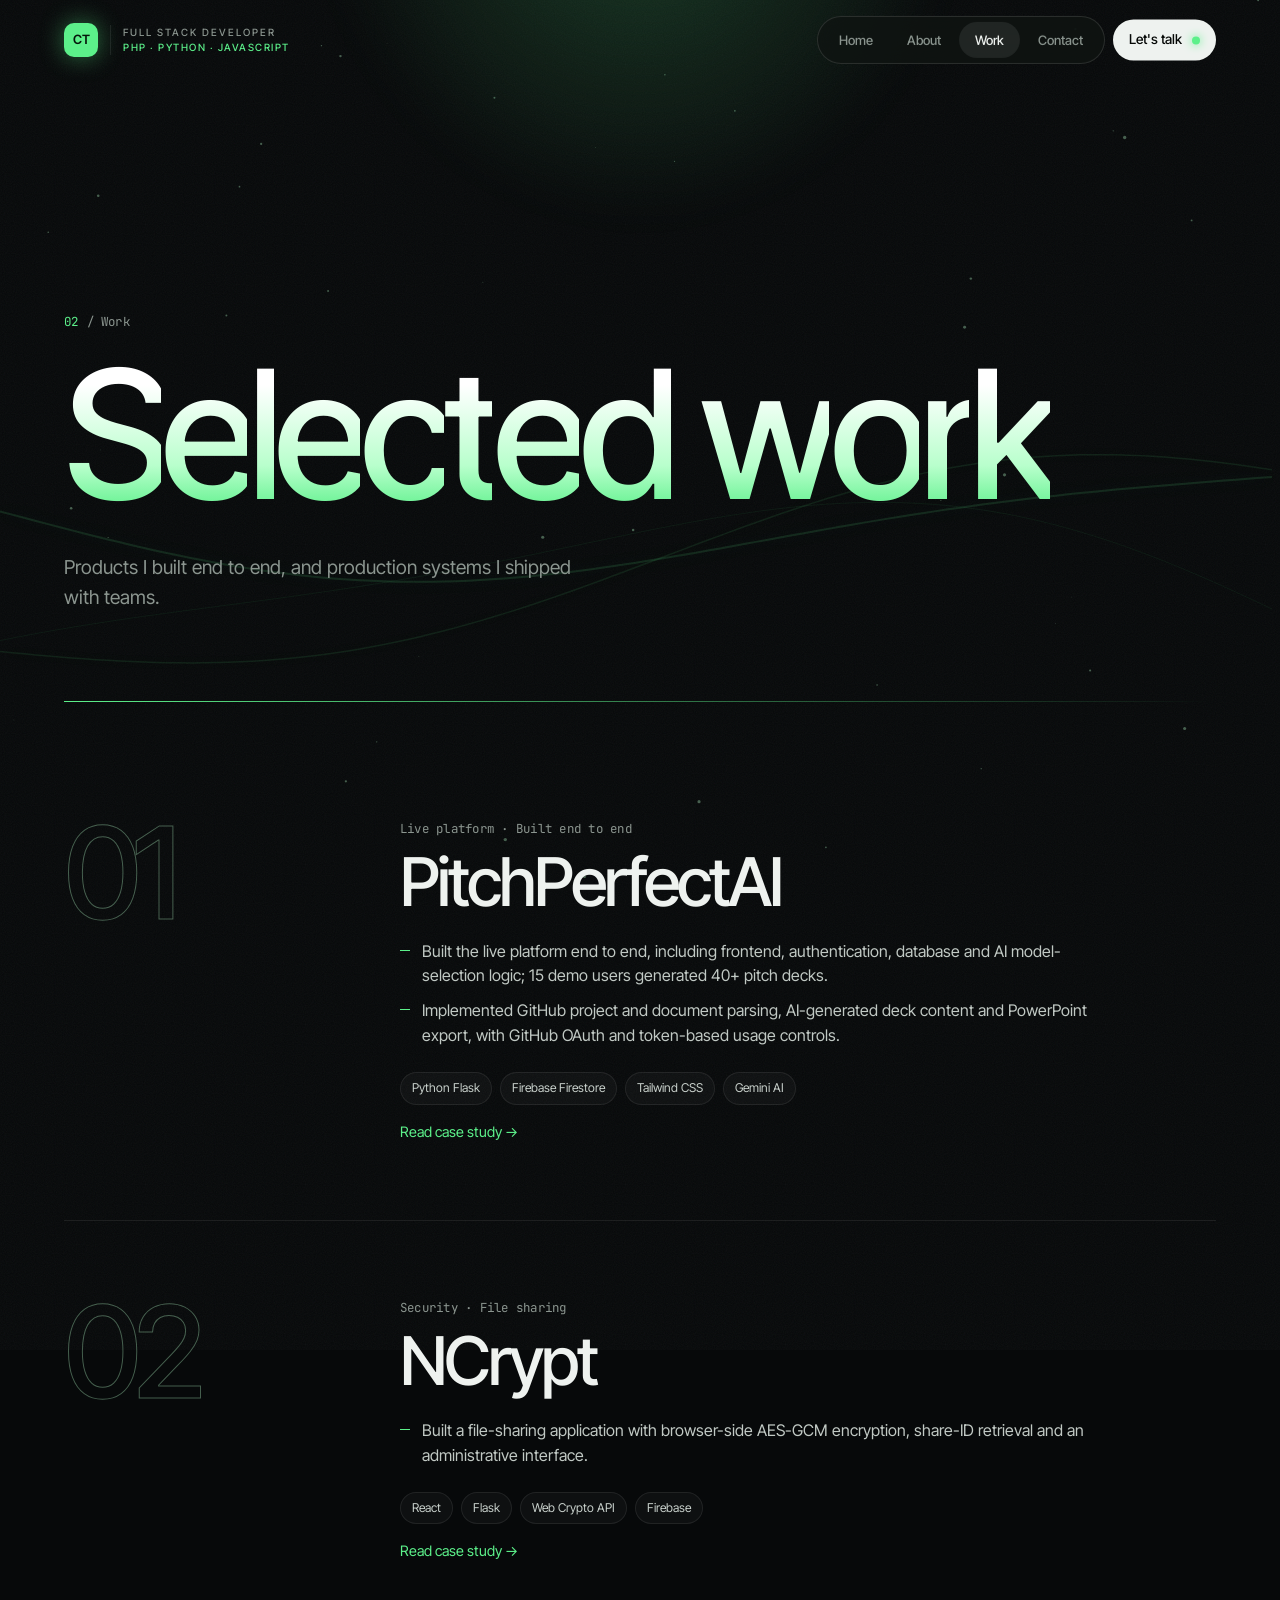
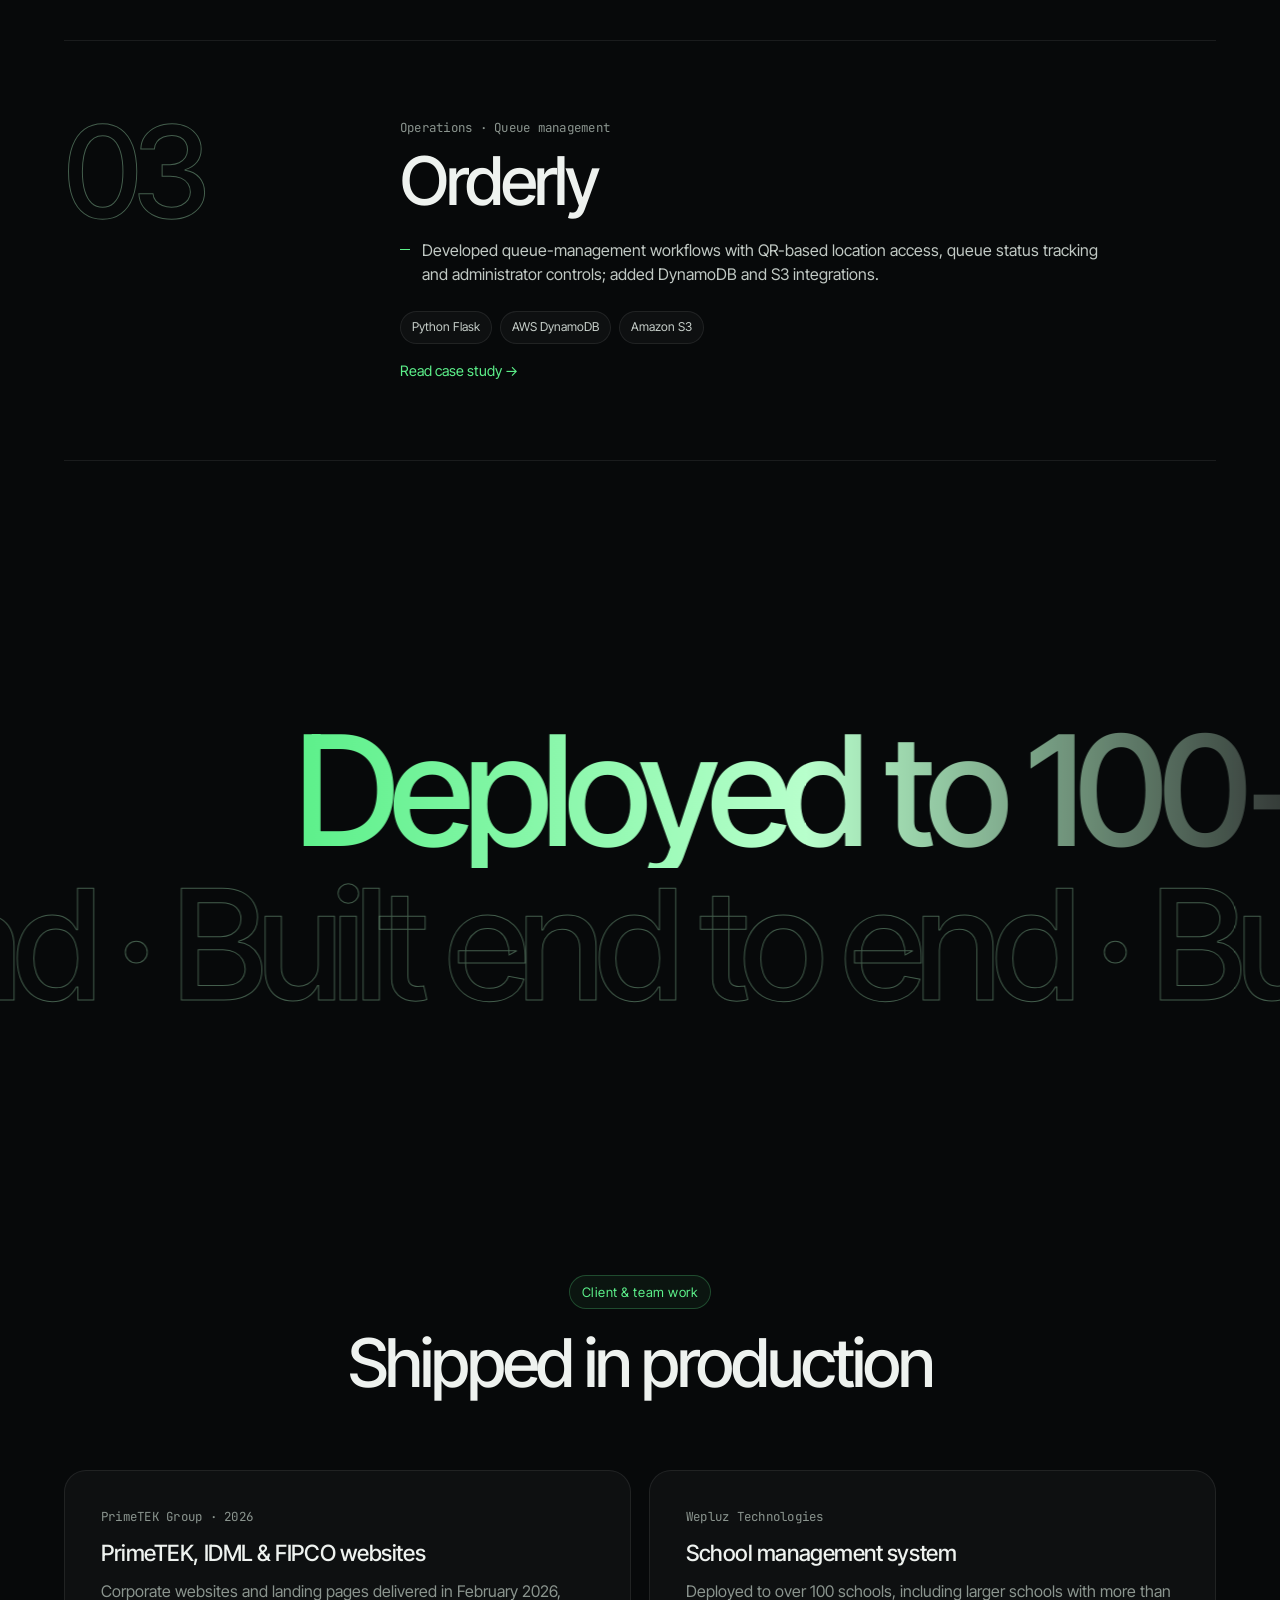
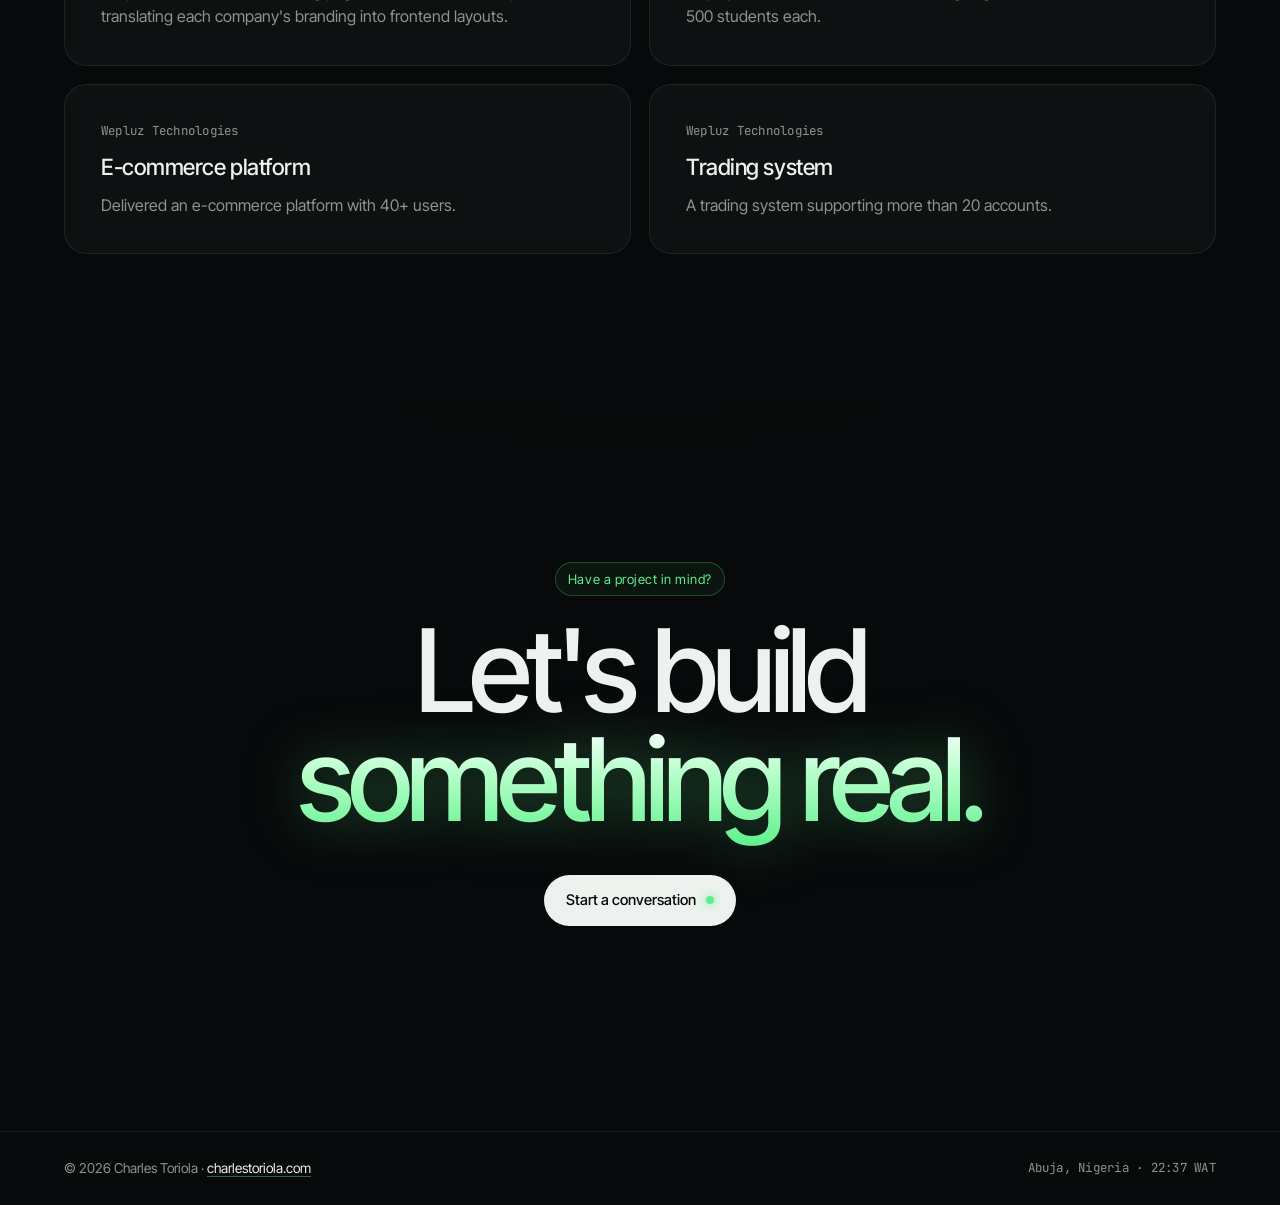
<file: work.html>
<!doctype html>
<html lang="en">
<head>
<meta charset="utf-8">
<meta name="viewport" content="width=device-width, initial-scale=1, viewport-fit=cover">
<title>Work — Projects by Charles Toriola</title>
<meta name="description" content="Selected projects by full stack developer Charles Toriola: PitchPerfectAI, NCrypt and Orderly, plus production websites and school, e-commerce and trading systems.">
<meta name="author" content="Charles Toriola">
<meta name="robots" content="index, follow, max-image-preview:large, max-snippet:-1">
<link rel="canonical" href="https://dev.charlestoriola.com/work.html">
<meta name="theme-color" content="#07090a">
<meta name="color-scheme" content="dark">
<link rel="icon" href="assets/favicon.svg" type="image/svg+xml">
<link rel="apple-touch-icon" href="assets/apple-touch-icon.png">
<link rel="manifest" href="site.webmanifest">
<link rel="me" href="https://charlestoriola.com">
<link rel="me" href="https://github.com/ctoriola">
<link rel="me" href="https://www.linkedin.com/in/charles-toriola-36b64b283">
<link rel="sitemap" type="application/xml" href="/sitemap.xml">
<meta property="og:type" content="website">
<meta property="og:site_name" content="Charles Toriola">
<meta property="og:locale" content="en_US">
<meta property="og:url" content="https://dev.charlestoriola.com/work.html">
<meta property="og:title" content="Work — Projects by Charles Toriola">
<meta property="og:description" content="Selected projects by full stack developer Charles Toriola: PitchPerfectAI, NCrypt and Orderly, plus production websites and school, e-commerce and trading systems.">
<meta property="og:image" content="https://dev.charlestoriola.com/assets/og/work.jpg">
<meta property="og:image:width" content="1200">
<meta property="og:image:height" content="630">
<meta property="og:image:alt" content="Work — Projects by Charles Toriola">
<meta name="twitter:card" content="summary_large_image">
<meta name="twitter:title" content="Work — Projects by Charles Toriola">
<meta name="twitter:description" content="Selected projects by full stack developer Charles Toriola: PitchPerfectAI, NCrypt and Orderly, plus production websites and school, e-commerce and trading systems.">
<meta name="twitter:image" content="https://dev.charlestoriola.com/assets/og/work.jpg">
<meta name="twitter:image:alt" content="Work — Projects by Charles Toriola">
<script type="application/ld+json">{"@context":"https://schema.org","@graph":[{"@type":"Person","@id":"https://dev.charlestoriola.com/#person","name":"Charles Toriola","jobTitle":"Full Stack Developer","url":"https://dev.charlestoriola.com/","image":"https://dev.charlestoriola.com/assets/charles-toriola.jpg","email":"mailto:toriola333@gmail.com","address":{"@type":"PostalAddress","addressLocality":"Abuja","addressCountry":"NG"},"alumniOf":{"@type":"CollegeOrUniversity","name":"Nile University of Nigeria"},"worksFor":{"@type":"Organization","name":"PrimeTEK Group"},"knowsAbout":["PHP","Python","JavaScript","SQL","Laravel","CodeIgniter","React","Node.js","Flask","Django","Firebase","AWS","Three.js"],"sameAs":["https://charlestoriola.com","https://github.com/ctoriola","https://www.linkedin.com/in/charles-toriola-36b64b283"]},{"@type":"CollectionPage","url":"https://dev.charlestoriola.com/work.html","name":"Work — Projects by Charles Toriola","description":"Selected projects by full stack developer Charles Toriola: PitchPerfectAI, NCrypt and Orderly, plus production websites and school, e-commerce and trading systems.","mainEntity":{"@type":"ItemList","itemListElement":[{"@type":"ListItem","position":1,"url":"https://dev.charlestoriola.com/pitchperfectai.html","name":"PitchPerfectAI"},{"@type":"ListItem","position":2,"url":"https://dev.charlestoriola.com/ncrypt.html","name":"NCrypt"},{"@type":"ListItem","position":3,"url":"https://dev.charlestoriola.com/orderly.html","name":"Orderly"}]}},{"@type":"BreadcrumbList","itemListElement":[{"@type":"ListItem","position":1,"name":"Home","item":"https://dev.charlestoriola.com/"},{"@type":"ListItem","position":2,"name":"Work","item":"https://dev.charlestoriola.com/work.html"}]}]}</script>
<link rel="preload" href="assets/fonts/inter-tight-400.woff2" as="font" type="font/woff2" crossorigin>
<link rel="preload" href="assets/fonts/inter-tight-500.woff2" as="font" type="font/woff2" crossorigin>
<link rel="stylesheet" href="styles.css">
</head>
<body>
<canvas id="field" aria-hidden="true"></canvas>
<div class="grain" aria-hidden="true"></div>


<header class="nav">
  <div class="nav-brand">
    <a href="index.html" class="logo" aria-label="Charles Toriola — Home"><span class="logo-mark">CT</span></a>
    <div class="nav-tag"><span>Full Stack Developer</span><span>PHP · Python · JavaScript</span></div>
  </div>
  <nav class="nav-pill" aria-label="Primary">
    <a href="index.html">Home</a>
    <a href="about.html">About</a>
    <a href="work.html" class="active" aria-current="page">Work</a>
    <a href="contact.html">Contact</a>
  </nav>
  <a href="contact.html" class="btn btn-primary btn-sm nav-cta">Let's talk <span class="dot"></span></a>
</header>

<main id="top">
  <section class="page-hero">
    <div class="beam" aria-hidden="true"></div>
    <div class="page-hero-inner">
      <p class="page-crumb mono"><span>02</span> / Work</p>
      <h1 class="page-title" data-split>Selected work</h1>
      <p class="page-sub">Products I built end to end, and production systems I shipped with teams.</p>
    </div>
    <div class="page-rule" aria-hidden="true"></div>
  </section>

  <section class="cases">
    <article class="case reveal">
      <div class="case-num" aria-hidden="true">01</div>
      <div class="case-body">
        <p class="mono">Live platform · Built end to end</p>
        <h2><a href="pitchperfectai.html">PitchPerfectAI</a></h2>
        <ul>
          <li>Built the live platform end to end, including frontend, authentication, database and AI model-selection logic; 15 demo users generated 40+ pitch decks.</li>
          <li>Implemented GitHub project and document parsing, AI-generated deck content and PowerPoint export, with GitHub OAuth and token-based usage controls.</li>
        </ul>
        <div class="chips"><span>Python Flask</span><span>Firebase Firestore</span><span>Tailwind CSS</span><span>Gemini AI</span></div>
        <a class="card-link" href="pitchperfectai.html">Read case study →</a>
      </div>
    </article>
    <article class="case reveal">
      <div class="case-num" aria-hidden="true">02</div>
      <div class="case-body">
        <p class="mono">Security · File sharing</p>
        <h2><a href="ncrypt.html">NCrypt</a></h2>
        <ul>
          <li>Built a file-sharing application with browser-side AES-GCM encryption, share-ID retrieval and an administrative interface.</li>
        </ul>
        <div class="chips"><span>React</span><span>Flask</span><span>Web Crypto API</span><span>Firebase</span></div>
        <a class="card-link" href="ncrypt.html">Read case study →</a>
        
      </div>
    </article>
    <article class="case reveal">
      <div class="case-num" aria-hidden="true">03</div>
      <div class="case-body">
        <p class="mono">Operations · Queue management</p>
        <h2><a href="orderly.html">Orderly</a></h2>
        <ul>
          <li>Developed queue-management workflows with QR-based location access, queue status tracking and administrator controls; added DynamoDB and S3 integrations.</li>
        </ul>
        <div class="chips"><span>Python Flask</span><span>AWS DynamoDB</span><span>Amazon S3</span></div>
        <a class="card-link" href="orderly.html">Read case study →</a>
        
      </div>
    </article>
  </section>

  <!-- BIG TYPE -->
  <section class="bigtype" aria-hidden="true">
    <div class="bigtype-row" data-dir="-1">Deployed to 100+ schools · Deployed to 100+ schools ·</div>
    <div class="bigtype-row alt" data-dir="1">Built end to end · Built end to end · Built end to end ·</div>
  </section>

  <section class="client-work">
    <div class="section-head">
      <p class="eyebrow reveal">Client &amp; team work</p>
      <h2 class="reveal">Shipped in production</h2>
    </div>
    <div class="client-grid">
      <div class="client reveal"><p class="mono">PrimeTEK Group · 2026</p><h3>PrimeTEK, IDML &amp; FIPCO websites</h3><p>Corporate websites and landing pages delivered in February 2026, translating each company's branding into frontend layouts.</p></div>
      <div class="client reveal"><p class="mono">Wepluz Technologies</p><h3>School management system</h3><p>Deployed to over 100 schools, including larger schools with more than 500 students each.</p></div>
      <div class="client reveal"><p class="mono">Wepluz Technologies</p><h3>E-commerce platform</h3><p>Delivered an e-commerce platform with 40+ users.</p></div>
      <div class="client reveal"><p class="mono">Wepluz Technologies</p><h3>Trading system</h3><p>A trading system supporting more than 20 accounts.</p></div>
    </div>
  </section>

  <section class="cta-band">
    <div class="horizon" aria-hidden="true"></div>
    <p class="eyebrow reveal">Have a project in mind?</p>
    <h2 class="contact-title reveal">Let's build<br><span class="glow">something real.</span></h2>
    <div class="hero-cta reveal"><a href="contact.html" class="btn btn-primary">Start a conversation <span class="dot"></span></a></div>
  </section>
</main>

<footer class="footer">
  <span>© <span id="yr">2026</span> Charles Toriola · <a class="footer-link" href="https://charlestoriola.com" rel="me">charlestoriola.com</a></span>
  <span class="mono">Abuja, Nigeria · <span id="clock">--:--</span> WAT</span>
</footer>

<script src="script.js" defer></script>
<script type="speculationrules">{"prerender":[{"where":{"href_matches":"/*"},"eagerness":"moderate"}],"prefetch":[{"where":{"href_matches":"/*"},"eagerness":"eager"}]}</script>
</body>
</html>
</file>
<file: styles.css>
@font-face { font-family: "Inter Tight"; font-style: normal; font-weight: 300; font-display: swap; src: url("assets/fonts/inter-tight-300.woff2") format("woff2"); }
@font-face { font-family: "Inter Tight"; font-style: normal; font-weight: 400; font-display: swap; src: url("assets/fonts/inter-tight-400.woff2") format("woff2"); }
@font-face { font-family: "Inter Tight"; font-style: normal; font-weight: 500; font-display: swap; src: url("assets/fonts/inter-tight-500.woff2") format("woff2"); }
@font-face { font-family: "Inter Tight"; font-style: normal; font-weight: 600; font-display: swap; src: url("assets/fonts/inter-tight-600.woff2") format("woff2"); }
@font-face { font-family: "JetBrains Mono"; font-style: normal; font-weight: 400 500; font-display: swap; src: url("assets/fonts/jetbrains-mono-400.woff2") format("woff2"); }

/* Native cross-page transitions — no JS delay on navigation */
@view-transition { navigation: auto; }
::view-transition-old(root), ::view-transition-new(root) { animation-duration: .25s; }

:root {
  --bg: #07090a;
  --bg-2: #0d1110;
  --surface: rgba(255, 255, 255, 0.03);
  --line: rgba(255, 255, 255, 0.08);
  --text: #eef2ef;
  --muted: #8b958f;
  --green: #5cf08a;
  --green-2: #b8ffcc;
  --green-deep: #1e7a42;
  --radius: 22px;
  --ease: cubic-bezier(.2, .7, .1, 1);
  --pad: clamp(16px, 5vw, 72px);
}

* { box-sizing: border-box; margin: 0; padding: 0; }
html { scroll-behavior: smooth; }
body {
  background: var(--bg);
  color: var(--text);
  font-family: "Inter Tight", system-ui, sans-serif;
  font-weight: 400;
  line-height: 1.55;
  overflow-x: hidden;
  -webkit-font-smoothing: antialiased;
}
img { display: block; max-width: 100%; }
a { color: inherit; text-decoration: none; }
ul { list-style: none; }
.mono { font-family: "JetBrains Mono", monospace; font-size: .78rem; letter-spacing: .02em; color: var(--muted); }
em { font-style: normal; color: var(--muted); font-weight: 400; }
::selection { background: var(--green); color: #031; }

#field { position: fixed; inset: 0; width: 100%; height: 100%; z-index: 0; pointer-events: none; }
.grain {
  position: fixed; inset: -50%; z-index: 1; pointer-events: none; opacity: .05;
  background-image: url("data:image/svg+xml,%3Csvg xmlns='http://www.w3.org/2000/svg' width='160' height='160'%3E%3Cfilter id='n'%3E%3CfeTurbulence type='fractalNoise' baseFrequency='.9' numOctaves='2'/%3E%3C/filter%3E%3Crect width='100%25' height='100%25' filter='url(%23n)'/%3E%3C/svg%3E");
}
main, .footer, .nav { position: relative; z-index: 2; }

/* NAV — pill docks beside the CTA, glides to centre on scroll */
.nav { position: fixed; top: 0; left: 0; right: 0; height: 80px; z-index: 50; pointer-events: none; }
.nav > * { pointer-events: auto; }
.nav-brand { position: absolute; left: var(--pad); top: 50%; transform: translateY(-50%); display: flex; align-items: center; }
.logo { display: flex; align-items: center; transition: opacity .3s; }
.logo:hover { opacity: .8; }
.logo-mark {
  display: grid; place-items: center; width: 34px; height: 34px; border-radius: 10px;
  background: var(--green); color: #04150a; font-size: .8rem; font-weight: 700;
  box-shadow: 0 0 24px rgba(92, 240, 138, .45);
}
.nav-tag {
  display: flex; flex-direction: column; margin-left: 12px; padding-left: 12px; border-left: 1px solid var(--line);
  white-space: nowrap; overflow: hidden; max-width: 240px; opacity: 1;
  transition: max-width .5s var(--ease), opacity .4s, margin .5s var(--ease), padding .5s var(--ease);
}
.nav-tag span { font-size: 10px; font-weight: 500; letter-spacing: .2em; text-transform: uppercase; line-height: 1.5; color: var(--muted); }
.nav-tag span + span { color: var(--green); letter-spacing: .15em; }
.nav.scrolled .nav-tag { max-width: 0; opacity: 0; margin-left: 0; padding-left: 0; border-color: transparent; }
.nav-pill {
  position: absolute; top: 50%; left: 50%; transform: translateY(-50%);
  display: flex; gap: 2px; padding: 5px; border-radius: 999px;
  background: rgba(16, 20, 18, .8); backdrop-filter: blur(20px); -webkit-backdrop-filter: blur(20px);
  border: 1px solid rgba(255,255,255,.12);
  opacity: 0; transition: left .6s cubic-bezier(.4,0,.2,1), opacity .6s cubic-bezier(.4,0,.2,1);
}
.nav.ready .nav-pill { opacity: 1; }
.nav-pill a { padding: 8px 16px; border-radius: 999px; font-size: 13px; font-weight: 500; color: var(--muted); transition: color .3s, background .3s; }
.nav-pill a:hover { color: var(--text); }
.nav-pill a.active { color: var(--text); background: rgba(255,255,255,.08); }
.nav-cta { position: absolute; right: var(--pad); top: 50%; transform: translateY(-50%); }
.nav-cta:hover { transform: translateY(calc(-50% - 2px)); }

/* BUTTONS */
.btn {
  display: inline-flex; align-items: center; gap: 10px;
  padding: 14px 22px; border-radius: 999px; font-size: .92rem; font-weight: 500;
  transition: transform .4s var(--ease), box-shadow .4s, background .3s, border-color .3s;
  white-space: nowrap;
}
.btn-sm { padding: 10px 16px; font-size: .85rem; }
.btn-primary { background: var(--text); color: #050806; }
.btn-primary .dot { width: 8px; height: 8px; border-radius: 50%; background: var(--green); box-shadow: 0 0 10px var(--green); }
.btn-primary:hover { transform: translateY(-2px); box-shadow: 0 10px 40px rgba(92, 240, 138, .3); }
.btn-ghost { border: 1px solid var(--line); background: var(--surface); }
.btn-ghost:hover { border-color: rgba(92, 240, 138, .5); transform: translateY(-2px); }

/* HERO */
.hero {
  min-height: 100svh; display: grid; place-items: center; position: relative;
  padding: 120px var(--pad) 90px; overflow: hidden; text-align: center;
}
.beam {
  position: absolute; top: -20%; left: 50%; width: 90vw; height: 90vh; transform: translateX(-50%);
  background: radial-gradient(ellipse 40% 60% at 50% 20%, rgba(92,240,138,.22), transparent 70%),
              conic-gradient(from 180deg at 50% 0%, transparent 160deg, rgba(92,240,138,.12) 180deg, transparent 200deg);
  filter: blur(20px); pointer-events: none; animation: breathe 7s ease-in-out infinite;
}
@keyframes breathe { 50% { opacity: .65; transform: translateX(-50%) scale(1.05); } }
.floaters span {
  position: absolute; left: var(--x); top: var(--y);
  font-family: "JetBrains Mono", monospace; font-size: .8rem; color: rgba(184,255,204,.22);
  border: 1px solid rgba(184,255,204,.08); padding: 4px 8px; border-radius: 6px;
  animation: float 9s ease-in-out infinite; animation-delay: var(--d);
}
@keyframes float { 50% { transform: translateY(-18px) rotate(-3deg); } }
.hero-inner { position: relative; max-width: 1000px; }
.pill {
  display: inline-flex; align-items: center; gap: 10px; padding: 7px 14px;
  border: 1px solid var(--line); border-radius: 999px; background: var(--surface);
  font-size: .82rem; color: var(--muted); margin-bottom: 28px;
}
.pulse { width: 7px; height: 7px; border-radius: 50%; background: var(--green); box-shadow: 0 0 0 0 rgba(92,240,138,.6); animation: pulse 2s infinite; display: inline-block; }
@keyframes pulse { 70% { box-shadow: 0 0 0 10px rgba(92,240,138,0); } 100% { box-shadow: 0 0 0 0 rgba(92,240,138,0); } }
.hero-title {
  font-size: clamp(3.2rem, 11vw, 9.5rem); font-weight: 500; line-height: .95; letter-spacing: -.055em;
}
.hero-title .line { display: block; overflow: hidden; padding-bottom: .08em; }
.hero-title .word { display: inline-block; transform: translateY(110%); animation: rise 1.2s var(--ease) forwards; }
.hero-title .line:nth-child(2) .word { animation-delay: .15s; }
@keyframes rise { to { transform: none; } }
.glow {
  background: linear-gradient(180deg, #fff 10%, var(--green-2) 45%, var(--green) 100%);
  -webkit-background-clip: text; background-clip: text; color: transparent;
  filter: drop-shadow(0 0 30px rgba(92, 240, 138, .35));
}
.hero-sub { max-width: 560px; margin: 28px auto 0; color: var(--muted); font-size: clamp(1rem, 1.6vw, 1.15rem); }
.hero-cta { display: flex; gap: 12px; justify-content: center; margin-top: 36px; flex-wrap: wrap; }
.hero-foot {
  position: absolute; bottom: 28px; left: var(--pad); right: var(--pad);
  display: flex; justify-content: space-between; align-items: center; font-size: .8rem; color: var(--muted);
}
.socials { display: flex; gap: 8px; align-items: center; }
.socials a {
  display: grid; place-items: center; width: 32px; height: 32px; border-radius: 50%;
  border: 1px solid var(--line); font-size: .68rem; font-weight: 600; color: var(--text); transition: .3s;
}
.socials a:hover { background: var(--green); color: #04150a; border-color: var(--green); }
.scroll-hint { display: flex; align-items: center; gap: 10px; }
.scroll-hint span { width: 1px; height: 36px; background: linear-gradient(var(--green), transparent); animation: drip 2s infinite; transform-origin: top; }
@keyframes drip { 0% { transform: scaleY(0); } 60% { transform: scaleY(1); } 100% { transform: scaleY(1); opacity: 0; } }

/* SECTIONS */
section { padding: clamp(80px, 12vw, 160px) var(--pad); max-width: 1320px; margin: 0 auto; }
.section-head { text-align: center; margin-bottom: clamp(40px, 6vw, 72px); }
.eyebrow {
  display: inline-block; font-size: .82rem; color: var(--green); letter-spacing: .04em;
  padding: 6px 12px; border: 1px solid rgba(92,240,138,.25); border-radius: 999px; margin-bottom: 20px;
  background: rgba(92,240,138,.05);
}
h2 { font-size: clamp(2.2rem, 5.5vw, 4.2rem); font-weight: 500; line-height: 1.02; letter-spacing: -.045em; }
h3 { font-weight: 500; letter-spacing: -.02em; }

/* ABOUT */
.about-grid { display: grid; grid-template-columns: 5fr 7fr; gap: clamp(32px, 6vw, 88px); align-items: center; }
.portrait { position: relative; }
.portrait-frame {
  position: relative; border-radius: 28px; overflow: hidden; aspect-ratio: 4/5;
  border: 1px solid var(--line); box-shadow: 0 40px 120px -30px rgba(92,240,138,.3);
}
.portrait-frame picture { display: block; width: 100%; height: 100%; }
.portrait-frame img { width: 100%; height: 100%; object-fit: cover; filter: grayscale(.35) contrast(1.08); transform: scale(1.08); transition: transform 1.2s var(--ease), filter .8s; }
.portrait:hover img { filter: grayscale(0) contrast(1.05); transform: scale(1.02); }
.portrait-frame::after {
  content: ""; position: absolute; inset: 0;
  background: linear-gradient(180deg, transparent 50%, rgba(7,9,10,.85)), linear-gradient(135deg, rgba(92,240,138,.18), transparent 40%);
  mix-blend-mode: normal;
}
.portrait figcaption { position: absolute; left: 22px; bottom: 20px; z-index: 2; font-weight: 500; display: flex; gap: 10px; align-items: baseline; }
.about-copy h2 { margin-bottom: 24px; }
.lead { color: var(--muted); font-size: 1.08rem; max-width: 620px; }
.stats { display: grid; grid-template-columns: repeat(2, 1fr); gap: 1px; margin-top: 44px; background: var(--line); border: 1px solid var(--line); border-radius: var(--radius); overflow: hidden; }
.stat { background: var(--bg); padding: 26px 24px; }
.stat strong { display: block; font-size: clamp(2.2rem, 4vw, 3.2rem); font-weight: 500; letter-spacing: -.04em; line-height: 1; margin-bottom: 10px; color: var(--green-2); text-shadow: 0 0 30px rgba(92,240,138,.35); }
.stat span { color: var(--muted); font-size: .88rem; }

/* MARQUEE */
.marquee { overflow: hidden; border-block: 1px solid var(--line); padding: 22px 0; position: relative; z-index: 2; background: rgba(7,9,10,.6); }
.marquee-track { display: flex; width: max-content; animation: marquee 40s linear infinite; }
.marquee-track span { font-size: clamp(1.2rem, 2.4vw, 1.8rem); font-weight: 400; letter-spacing: -.02em; color: var(--muted); white-space: nowrap; }
@keyframes marquee { to { transform: translateX(-50%); } }

/* EXPERIENCE */
.timeline { position: relative; display: grid; gap: 18px; max-width: 1040px; margin: 0 auto; }
.job {
  display: grid; grid-template-columns: 220px 1fr; gap: 32px;
  padding: clamp(24px, 4vw, 40px); border: 1px solid var(--line); border-radius: var(--radius);
  background: linear-gradient(180deg, rgba(255,255,255,.035), rgba(255,255,255,.01));
  transition: border-color .4s;
}
.job:hover { border-color: rgba(92,240,138,.35); }
.job-meta { display: flex; flex-direction: column; gap: 14px; align-items: flex-start; }
.job h3 { font-size: clamp(1.4rem, 2.6vw, 2rem); margin-bottom: 18px; display: flex; flex-wrap: wrap; gap: 4px 14px; align-items: baseline; }
.job h3 em { font-size: .6em; }
.job li { position: relative; padding-left: 22px; color: #c1c9c4; margin-bottom: 10px; }
.job li::before { content: ""; position: absolute; left: 0; top: .7em; width: 10px; height: 1px; background: var(--green); }
.tag {
  display: inline-flex; align-items: center; gap: 8px; font-size: .78rem; padding: 6px 12px;
  border: 1px solid var(--line); border-radius: 999px; color: var(--muted); background: var(--surface);
}
.tag.live { color: var(--green); border-color: rgba(92,240,138,.3); }

/* BIG TYPE */
.bigtype { max-width: none; padding: clamp(40px, 8vw, 100px) 0; overflow: hidden; }
.bigtype-row {
  font-size: clamp(3.5rem, 12vw, 11rem); font-weight: 500; letter-spacing: -.06em; line-height: 1;
  white-space: nowrap; will-change: transform;
  background: linear-gradient(90deg, var(--green) 0%, var(--green-2) 40%, rgba(255,255,255,.15) 80%);
  -webkit-background-clip: text; background-clip: text; color: transparent;
}
.bigtype-row.alt { background: none; color: transparent; -webkit-text-stroke: 1px rgba(184,255,204,.35); }

/* PROJECTS */
.bento { display: grid; grid-template-columns: 1.3fr 1fr; grid-template-rows: auto auto; gap: 18px; }
.card {
  position: relative; overflow: hidden; padding: clamp(24px, 3.5vw, 40px);
  border: 1px solid var(--line); border-radius: var(--radius);
  background: linear-gradient(160deg, rgba(255,255,255,.05), rgba(255,255,255,.01) 60%);
  transform-style: preserve-3d; transition: border-color .4s, transform .2s ease-out;
}
.card:hover { border-color: rgba(92,240,138,.35); }
.card-feature { grid-row: span 2; display: flex; flex-direction: column; }
.card-glow {
  position: absolute; width: 360px; height: 360px; border-radius: 50%; pointer-events: none;
  background: radial-gradient(circle, rgba(92,240,138,.18), transparent 65%);
  left: var(--mx, 50%); top: var(--my, 0%); transform: translate(-50%, -50%); opacity: 0; transition: opacity .4s;
}
.card:hover .card-glow { opacity: 1; }
.card-idx { margin-bottom: 14px; }
.card h3 { font-size: clamp(1.6rem, 3vw, 2.4rem); letter-spacing: -.04em; margin-bottom: 14px; }
.card p { color: var(--muted); margin-bottom: 12px; position: relative; }
.card-feature p:last-of-type { margin-bottom: 24px; }
.card-link { display: inline-block; margin-top: 16px; font-size: .9rem; color: var(--green); position: relative; }
.chips { display: flex; flex-wrap: wrap; gap: 8px; position: relative; }
.card-feature .chips { margin-top: auto; }
.chips span {
  font-size: .76rem; padding: 6px 11px; border-radius: 999px; border: 1px solid var(--line);
  background: rgba(255,255,255,.03); color: #c8d0cb;
}
.chips.lg span { font-size: .92rem; padding: 10px 16px; transition: .3s; }
.chips.lg span:hover { border-color: var(--green); color: var(--green); box-shadow: 0 0 20px rgba(92,240,138,.2); }

.card-art { position: relative; height: 180px; margin: -8px 0 26px; border-radius: 16px; background: radial-gradient(ellipse at 50% 100%, rgba(92,240,138,.15), transparent 70%); border: 1px solid var(--line); overflow: hidden; }
.card-feature .card-art { height: 260px; }
.art-deck i {
  position: absolute; left: 50%; top: 50%; width: 46%; aspect-ratio: 16/10; border-radius: 10px;
  border: 1px solid rgba(184,255,204,.35); background: linear-gradient(135deg, rgba(92,240,138,.2), rgba(7,9,10,.9));
  box-shadow: 0 20px 50px rgba(0,0,0,.5);
  transform: translate(-50%, -50%) rotate(var(--r)) translate(var(--tx), var(--ty)); transition: transform .8s var(--ease);
}
.art-deck i:nth-child(1) { --r: -10deg; --tx: -30%; --ty: 6%; }
.art-deck i:nth-child(2) { --r: 4deg; --tx: 22%; --ty: -4%; }
.art-deck i:nth-child(3) { --r: -1deg; --tx: 0; --ty: 0; background: linear-gradient(135deg, rgba(92,240,138,.45), rgba(7,9,10,.9)); }
.art-deck i:nth-child(3)::before { content: ""; position: absolute; left: 12%; top: 22%; width: 50%; height: 8px; border-radius: 4px; background: rgba(255,255,255,.6); box-shadow: 0 18px 0 -2px rgba(255,255,255,.25), 0 32px 0 -2px rgba(255,255,255,.18); }
.card:hover .art-deck i:nth-child(1) { --r: -16deg; --tx: -44%; }
.card:hover .art-deck i:nth-child(2) { --r: 10deg; --tx: 38%; }
.art-lock b {
  position: absolute; left: 50%; top: 56%; width: 64px; height: 50px; transform: translate(-50%, -50%);
  border-radius: 10px; background: linear-gradient(var(--green), var(--green-deep)); box-shadow: 0 0 40px rgba(92,240,138,.5);
}
.art-lock b::before {
  content: ""; position: absolute; left: 50%; bottom: 100%; width: 40px; height: 34px; transform: translateX(-50%);
  border: 6px solid var(--green-2); border-bottom: 0; border-radius: 22px 22px 0 0; transition: transform .5s var(--ease);
}
.card:hover .art-lock b::before { transform: translate(-50%, -8px); }
.art-lock::after {
  content: "a3 f9 0c 7e 11 d2 b8 44 9a e0 5f c1 2d 6b 83 07 f4 a3 f9 0c 7e 11 d2 b8 44 9a e0";
  position: absolute; inset: 14px; font-family: "JetBrains Mono", monospace; font-size: .7rem; color: rgba(184,255,204,.12); word-spacing: 6px; line-height: 2;
}
.art-queue { display: flex; align-items: center; justify-content: center; gap: 12px; }
.art-queue i {
  width: 44px; height: 44px; border-radius: 12px; border: 1px solid rgba(184,255,204,.3);
  background: rgba(92,240,138,.08); animation: queue 3s ease-in-out infinite;
}
.art-queue i:nth-child(1) { background: var(--green); box-shadow: 0 0 30px rgba(92,240,138,.6); }
.art-queue i:nth-child(2) { animation-delay: .2s; } .art-queue i:nth-child(3) { animation-delay: .4s; } .art-queue i:nth-child(4) { animation-delay: .6s; }
@keyframes queue { 50% { transform: translateY(-10px); } }

/* SKILLS */
.skill-grid { display: grid; grid-template-columns: 1fr 1fr; gap: 18px; }
.skill-block { padding: clamp(24px, 3.5vw, 40px); border: 1px solid var(--line); border-radius: var(--radius); background: var(--surface); }
.skill-block h3 { font-size: 1.3rem; margin-bottom: 24px; display: flex; gap: 10px; align-items: baseline; }
.edu {
  margin-top: 18px; display: flex; justify-content: space-between; align-items: center; gap: 24px; flex-wrap: wrap;
  padding: clamp(24px, 3.5vw, 40px); border: 1px solid var(--line); border-radius: var(--radius);
  background: linear-gradient(90deg, rgba(92,240,138,.08), transparent 60%);
}
.edu h3 { font-size: clamp(1.3rem, 2.4vw, 1.8rem); margin-top: 8px; display: flex; flex-wrap: wrap; gap: 4px 12px; align-items: baseline; }
.edu h3 em { font-size: .6em; }
.edu-side { display: flex; flex-wrap: wrap; gap: 8px; }

/* CONTACT */
.contact { position: relative; text-align: center; padding-bottom: clamp(120px, 16vw, 220px); overflow: hidden; }
.horizon {
  position: absolute; left: 50%; bottom: -150%; width: 200%; aspect-ratio: 1; transform: translateX(-50%);
  border-radius: 50%; border-top: 1px solid rgba(92,240,138,.7);
  background: radial-gradient(circle at 50% 0%, rgba(92,240,138,.12), var(--bg) 30%);
  box-shadow: 0 -30px 80px -10px rgba(92,240,138,.35), inset 0 30px 60px -20px rgba(92,240,138,.3);
  pointer-events: none; z-index: -1;
}
.contact-title { font-size: clamp(3rem, 9vw, 7.5rem); line-height: .95; letter-spacing: -.055em; }
.contact-mail {
  display: inline-block; margin-top: 40px; font-size: clamp(1.1rem, 3vw, 2rem); letter-spacing: -.02em;
  border-bottom: 1px solid rgba(92,240,138,.4); padding-bottom: 6px; transition: color .3s, border-color .3s;
  word-break: break-all;
}
.contact-mail:hover { color: var(--green); border-color: var(--green); }
.contact-links { display: flex; justify-content: center; flex-wrap: wrap; gap: 10px; margin-top: 36px; }

.footer {
  display: flex; justify-content: space-between; gap: 16px; flex-wrap: wrap;
  padding: 26px var(--pad); border-top: 1px solid var(--line); color: var(--muted); font-size: .85rem;
}

/* REVEAL */
.reveal { opacity: 0; transform: translateY(30px); filter: blur(6px); transition: opacity 1s var(--ease), transform 1s var(--ease), filter 1s var(--ease); }
.reveal.in { opacity: 1; transform: none; filter: none; }

/* RESPONSIVE */
@media (max-width: 900px) {
  .about-grid, .bento, .skill-grid { grid-template-columns: 1fr; }
  .card-feature { grid-row: auto; }
  .job { grid-template-columns: 1fr; gap: 16px; }
  .job-meta { flex-direction: row; flex-wrap: wrap; align-items: center; }
  .portrait { max-width: 460px; }
  .floaters span:nth-child(n+4) { display: none; }
}
@media (max-width: 520px) {
  .stats { grid-template-columns: 1fr; }
  .hero-foot .socials span { display: none; }
  .footer { justify-content: center; text-align: center; }
}
@media (prefers-reduced-motion: reduce) {
  *, *::before, *::after { animation: none !important; transition: none !important; }
  .hero-title .word { transform: none; }
  .reveal { opacity: 1; transform: none; filter: none; }
}

/* PAGE HERO (inner pages) */
.page-hero { position: relative; min-height: 78svh; display: flex; align-items: flex-end; padding-top: 160px; padding-bottom: clamp(48px, 7vw, 90px); overflow: hidden; max-width: none; }
.page-hero-inner { position: relative; width: 100%; max-width: 1320px; margin: 0 auto; }
.page-crumb { display: flex; gap: 8px; margin-bottom: 22px; opacity: 0; animation: fadeUp .8s var(--ease) .1s forwards; }
.page-crumb span { color: var(--green); }
.page-title { font-size: clamp(3.6rem, 14vw, 12rem); font-weight: 500; line-height: .9; letter-spacing: -.06em; }
.page-title .ch { display: inline-block; overflow: hidden; vertical-align: bottom; padding-bottom: .06em; }
.page-title .ch > i {
  display: inline-block; font-style: normal; transform: translateY(105%) rotate(6deg); transform-origin: left bottom; filter: blur(8px);
  animation: chIn 1s var(--ease) forwards; animation-delay: calc(.2s + var(--i) * .035s);
}
.page-title .ch > i { background: linear-gradient(180deg, #fff 20%, var(--green-2) 70%, var(--green)); -webkit-background-clip: text; background-clip: text; color: transparent; }
@keyframes chIn { to { transform: none; filter: none; } }
@keyframes fadeUp { from { opacity: 0; transform: translateY(16px); } to { opacity: 1; transform: none; } }
.page-sub { max-width: 540px; margin-top: 28px; color: var(--muted); font-size: clamp(1rem, 1.6vw, 1.2rem); opacity: 0; animation: fadeUp 1s var(--ease) .7s forwards; }
.page-rule { position: absolute; left: var(--pad); right: var(--pad); bottom: 0; height: 1px; background: linear-gradient(90deg, var(--green), transparent); transform: scaleX(0); transform-origin: left; animation: grow 1.4s var(--ease) .5s forwards; }
@keyframes grow { to { transform: scaleX(1); } }
.page-hero .beam { top: -40%; }

/* shared bits */
.more { text-align: center; margin-top: 36px; }
.more-inline { margin-top: 32px; }
.cta-band { position: relative; text-align: center; overflow: hidden; max-width: none; padding-bottom: clamp(120px, 16vw, 220px); }
.cta-band .hero-cta { margin-top: 40px; }

/* WORK */
.cases { display: grid; gap: 0; padding-top: 40px; }
.case { display: grid; grid-template-columns: minmax(120px, 1fr) 3fr; gap: clamp(24px, 5vw, 80px); padding: clamp(40px, 6vw, 80px) 0; border-bottom: 1px solid var(--line); }
.case-num { font-size: clamp(4rem, 10vw, 9rem); font-weight: 500; letter-spacing: -.06em; line-height: .85; color: transparent; -webkit-text-stroke: 1px rgba(184,255,204,.35); transition: color .5s, -webkit-text-stroke-color .5s; }
.case:hover .case-num { color: var(--green); text-shadow: 0 0 40px rgba(92,240,138,.35); }
.case h2 { margin: 10px 0 22px; }
.case ul { margin-bottom: 24px; max-width: 720px; }
.case li { position: relative; padding-left: 22px; color: #c1c9c4; margin-bottom: 10px; }
.case li::before { content: ""; position: absolute; left: 0; top: .7em; width: 10px; height: 1px; background: var(--green); }
.client-grid { display: grid; grid-template-columns: repeat(2, 1fr); gap: 18px; }
.client { padding: clamp(24px, 3.5vw, 36px); border: 1px solid var(--line); border-radius: var(--radius); background: var(--surface); transition: border-color .4s; }
.client:hover { border-color: rgba(92,240,138,.35); }
.client h3 { font-size: 1.4rem; margin: 10px 0 8px; }
.client p:last-child { color: var(--muted); }

/* CONTACT PAGE */
.contact-page { position: relative; text-align: center; overflow: hidden; padding-bottom: clamp(140px, 18vw, 240px); }
.contact-page .contact-mail { margin-top: 0; font-size: clamp(1.4rem, 5vw, 3.6rem); }
.contact-grid { display: grid; grid-template-columns: repeat(4, 1fr); gap: 14px; margin-top: 56px; text-align: left; }
.contact-card { display: flex; flex-direction: column; gap: 10px; padding: 24px; border: 1px solid var(--line); border-radius: var(--radius); background: var(--surface); transition: border-color .3s, transform .4s var(--ease); }
.contact-card strong { font-weight: 500; overflow-wrap: anywhere; }
.contact-card:hover { border-color: var(--green); transform: translateY(-4px); }
.contact-loc { margin-top: 40px; }

/* page transition */

@media (max-width: 900px) {
  .case, .client-grid { grid-template-columns: 1fr; }
  .contact-grid { grid-template-columns: 1fr 1fr; }
}
@media (max-width: 520px) { .contact-grid { grid-template-columns: 1fr; } }
@media (prefers-reduced-motion: reduce) {
  .page-title .ch > i { transform: none; filter: none; }
  .page-crumb, .page-sub { opacity: 1; }
  .page-rule { transform: none; }
}

@media (max-width: 900px) {
  .nav { height: 68px; }
  .nav-tag { display: none; }
  .nav-pill { position: fixed; top: auto; bottom: 16px; left: 50% !important; transform: translateX(-50%); box-shadow: 0 10px 40px rgba(0,0,0,.5); }
  .nav-pill a { padding: 9px 14px; }
}

/* PROJECT PAGES */
.page-crumb a { color: var(--muted); transition: color .3s; }
.page-crumb a:hover { color: var(--text); }
.project-hero { min-height: 88svh; }
.project-meta { display: flex; flex-wrap: wrap; gap: 20px 48px; align-items: flex-end; margin-top: 44px; opacity: 0; animation: fadeUp 1s var(--ease) .9s forwards; }
.project-meta dt { margin-bottom: 6px; }
.project-meta dd { font-weight: 500; }
.project-links { display: flex; gap: 10px; flex-wrap: wrap; margin-left: auto; }
.project-body { display: grid; gap: clamp(64px, 9vw, 120px); }
.project-grid { display: grid; grid-template-columns: 1fr 3fr; gap: clamp(20px, 5vw, 80px); align-items: start; }
.project-side { position: sticky; top: 110px; }
.project-lead { font-size: clamp(1.25rem, 2.4vw, 1.85rem); line-height: 1.4; letter-spacing: -.02em; }
.stats-3 { grid-template-columns: repeat(3, 1fr); }
.flow { list-style: none; display: grid; grid-template-columns: repeat(2, 1fr); gap: 14px; counter-reset: s; }
.flow-step { padding: 26px; border: 1px solid var(--line); border-radius: var(--radius); background: var(--surface); position: relative; overflow: hidden; transition: border-color .4s; }
.flow-step:hover { border-color: rgba(92,240,138,.35); }
.flow-step span { color: var(--green); }
.flow-step h3 { font-size: 1.35rem; margin: 10px 0 6px; }
.flow-step p { color: var(--muted); }
.built li { position: relative; padding: 18px 0 18px 30px; border-bottom: 1px solid var(--line); color: #c9d1cc; font-size: 1.05rem; }
.built li::before { content: ""; position: absolute; left: 0; top: 1.55em; width: 14px; height: 1px; background: var(--green); box-shadow: 0 0 8px var(--green); }
.next-project { display: block; text-align: center; padding: clamp(80px, 12vw, 160px) var(--pad); border-top: 1px solid var(--line); position: relative; z-index: 2; }
.next-name { display: block; margin-top: 16px; font-size: clamp(3rem, 10vw, 8rem); font-weight: 500; letter-spacing: -.06em; line-height: 1; transition: color .4s, text-shadow .4s; }
.next-name i { font-style: normal; display: inline-block; transition: transform .5s var(--ease); }
.next-project:hover .next-name { color: var(--green); text-shadow: 0 0 40px rgba(92,240,138,.35); }
.next-project:hover .next-name i { transform: translateX(16px); }
.case h2 a { transition: color .3s; }
.case h2 a:hover { color: var(--green); }
@media (max-width: 900px) {
  .project-grid, .flow { grid-template-columns: 1fr; }
  .project-side { position: static; }
  .project-links { margin-left: 0; }
}
@media (max-width: 520px) { .stats-3 { grid-template-columns: 1fr; } }

/* Feature card extras */
.card-stats { display: grid; grid-template-columns: repeat(3, 1fr); gap: 1px; margin: 8px 0 22px; background: var(--line); border: 1px solid var(--line); border-radius: 16px; overflow: hidden; position: relative; }
.card-stats div { background: rgba(7,9,10,.85); padding: 16px 18px; }
.card-stats strong { display: block; font-size: 1.9rem; font-weight: 500; letter-spacing: -.04em; line-height: 1; color: var(--green-2); text-shadow: 0 0 24px rgba(92,240,138,.35); }
.card-stats span { font-size: .78rem; color: var(--muted); }
.card-flow { list-style: none; position: relative; margin-bottom: 26px; }
.card-flow li { display: flex; gap: 16px; padding: 12px 0; border-top: 1px solid var(--line); color: var(--muted); font-size: .95rem; }
.card-flow li:last-child { border-bottom: 1px solid var(--line); }
.card-flow .mono { color: var(--green); padding-top: 3px; }
.card-flow b { color: var(--text); font-weight: 500; }
/* Single-column layout: no gap to fill, so show the original card copy */
@media (max-width: 900px) { .card-stats, .card-flow { display: none; } }

/* Backlinks */
.footer-link { color: var(--text); border-bottom: 1px solid rgba(92,240,138,.4); transition: color .3s, border-color .3s; }
.footer-link:hover { color: var(--green); border-color: var(--green); }
.contact-main { margin-top: 36px; color: var(--muted); }
.contact-main a { color: var(--green); border-bottom: 1px solid rgba(92,240,138,.4); }
</file>
